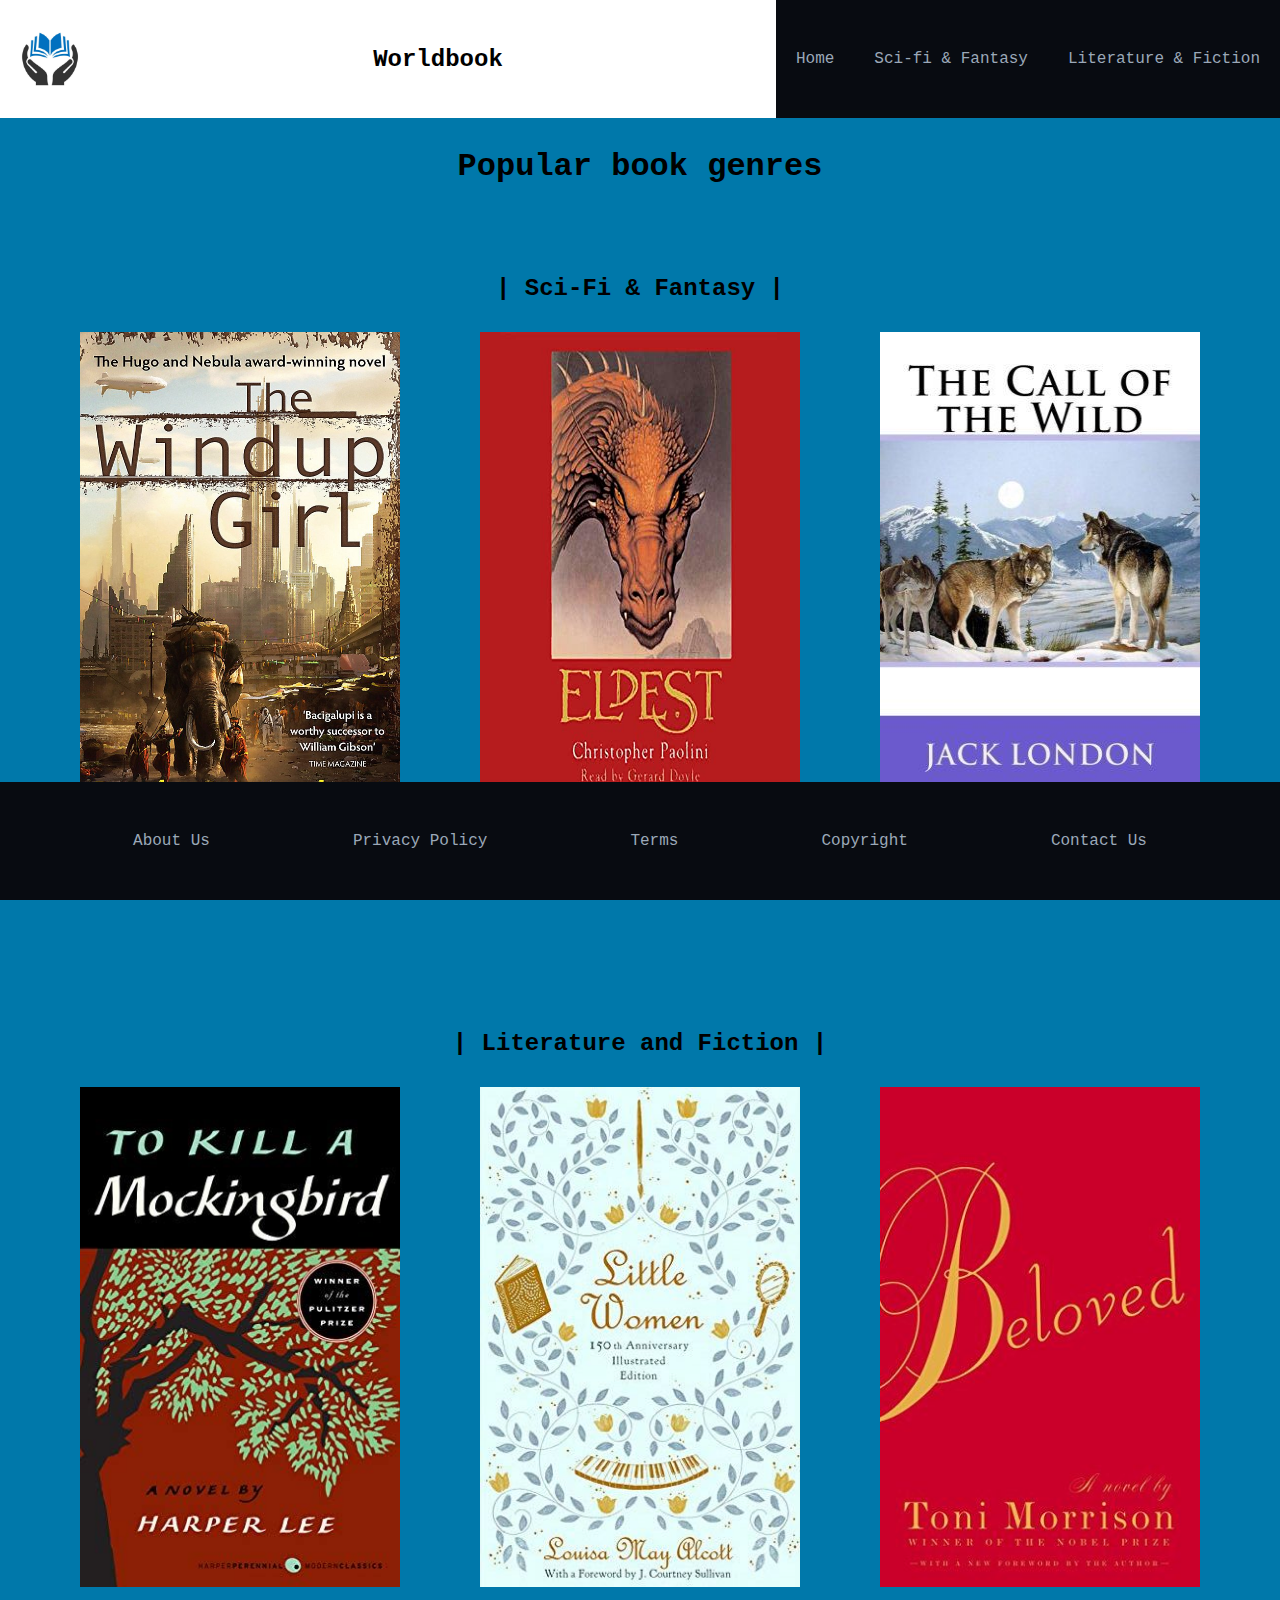
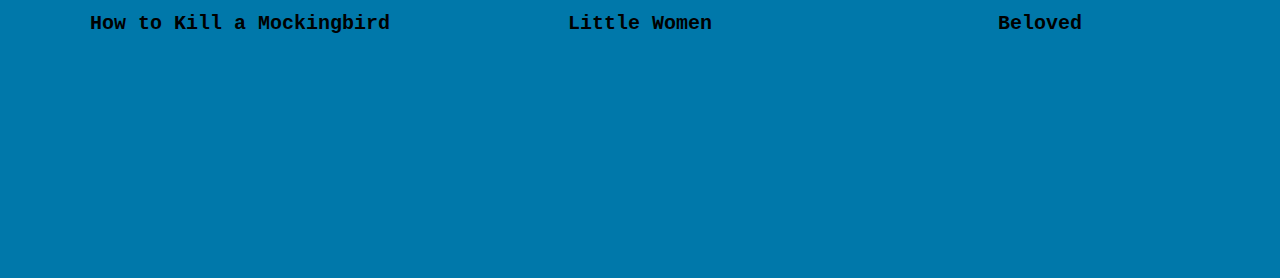
<file: index.html>
<!DOCTYPE html>
<html>

<head>
    <link rel="stylesheet" href="Book display.css">
    <link rel="stylesheet" href="Overall.css">
    <link rel="stylesheet" href="mobile.css">
    <link rel="stylesheet" href="breadcrumb.css">
    <meta name="viewport" content="width=device-width, initial-scale=1.0">
</head>

<body>
    <div class="header">
        <img class=weblogo src="Images/world book.jpg" alt="World Book logo">
        <h2>
            Worldbook
        </h2>
        <div class="nav-pc">
            <ul>
                <li><a href="index.html">Home</a></li>
                <li><a href="Sci-Fi&Fantasy.html ">Sci-fi & Fantasy</a></li>
                <li><a href="Literature&Fiction.html">Literature & Fiction </a></li>
            </ul>
        </div>
    </div>
    <div class="header-mobile">
        <img class=weblogo src="Images/world book.jpg" alt="World Book logo">
        <h2>
            Worldbook
        </h2>
        <label for="nav-open-input" class="nav-bar-mobile">
                <img class=mobile-menu src="Images/hamburgermenu.png" alt="Navigation Bar for mobile">
            </label>

        <input type="checkbox" name="" hidden class="nav-input" id="nav-open-input">
        <label for="nav-open-input" class="nav-bar-mobile-overlay"></label>

        <div class="nav-overlay"></div>
        <nav class="nav-bar-mobile-list">
            <!-- nav mobile -->
            <div class="nav-bar-mobile-close">
                <label for="nav-open-input"><img src="Images/exit.png" alt="Exit button for navigation bar mobile"></label>
            </div>
            <ul>
                <li><a href="index.html">Home</a></li>
                <li><a href="Sci-Fi&Fantasy.html ">Sci-fi & Fantasy</a></li>
                <li><a href="Literature&Fiction.html">Literature & Fiction </a></li>
            </ul>
        </nav>
    </div>

    <h1>Popular book genres</h1>
    <div class="BookCategory ">
        <a href="Sci-Fi&Fantasy.html ">
            <h2>
                | Sci-Fi & Fantasy |
            </h2>
        </a>
        <div class="booksuggestion ">
            <div class="book ">
                <a href=TheWindupGirl.html>
                    <img src="Images/TheWindupGirl.jpg " alt="book cover of The Windup Girl ">
                    <p>The Windup Girl</p>
                </a>
            </div>
            <div class="book ">
                <a href="Eldest.html">
                    <img src="Images/Eldest.jpg " alt="book cover of Eldest ">
                    <p>Eldest</p>
                </a>
            </div>
            <div class="book ">
                <a href="TheCallofTheWild.html">
                    <img src="Images/TheCallOfTheWild.jpg " alt="book cover of The Call of the Wild ">
                    <p>The Call of the Wild</p>
                </a>
            </div>
        </div>
        <a href="Literature&Fiction.html">
            <h2>
                | Literature and Fiction |
            </h2>
        </a>
        <div class="booksuggestion ">
            <div class="book ">
                <a href="HowtoKillaMockingBird.html">
                    <img src="Images/KillAMockingbird.jpg " alt="book cover of How to Kill a Mockingbird ">
                    <p>How to Kill a Mockingbird</p>
                </a>
            </div>
            <div class="book ">
                <a href="LittleWomen.html">
                    <img src="Images/LittleWomen.jpg " alt="book cover of Little Women ">
                    <p>Little Women</p>
                </a>

            </div>
            <div class="book ">
                <a href="Beloved.html">
                    <img src="Images/VintageBeloved.jpg " alt="book cover of Beloved ">
                    <p>Beloved</p>
                </a>

            </div>
        </div>
        <footer>
            <ul>
                <li><a href=#>About Us</a></li>
                <li><a href=#>Privacy Policy</a></li>
                <li><a href=#>Terms</a></li>
                <li><a href=#>Copyright</a></li>
                <li><a href="Contact.html">Contact Us</a></li>
            </ul>
        </footer>

</body>

</html>
</file>
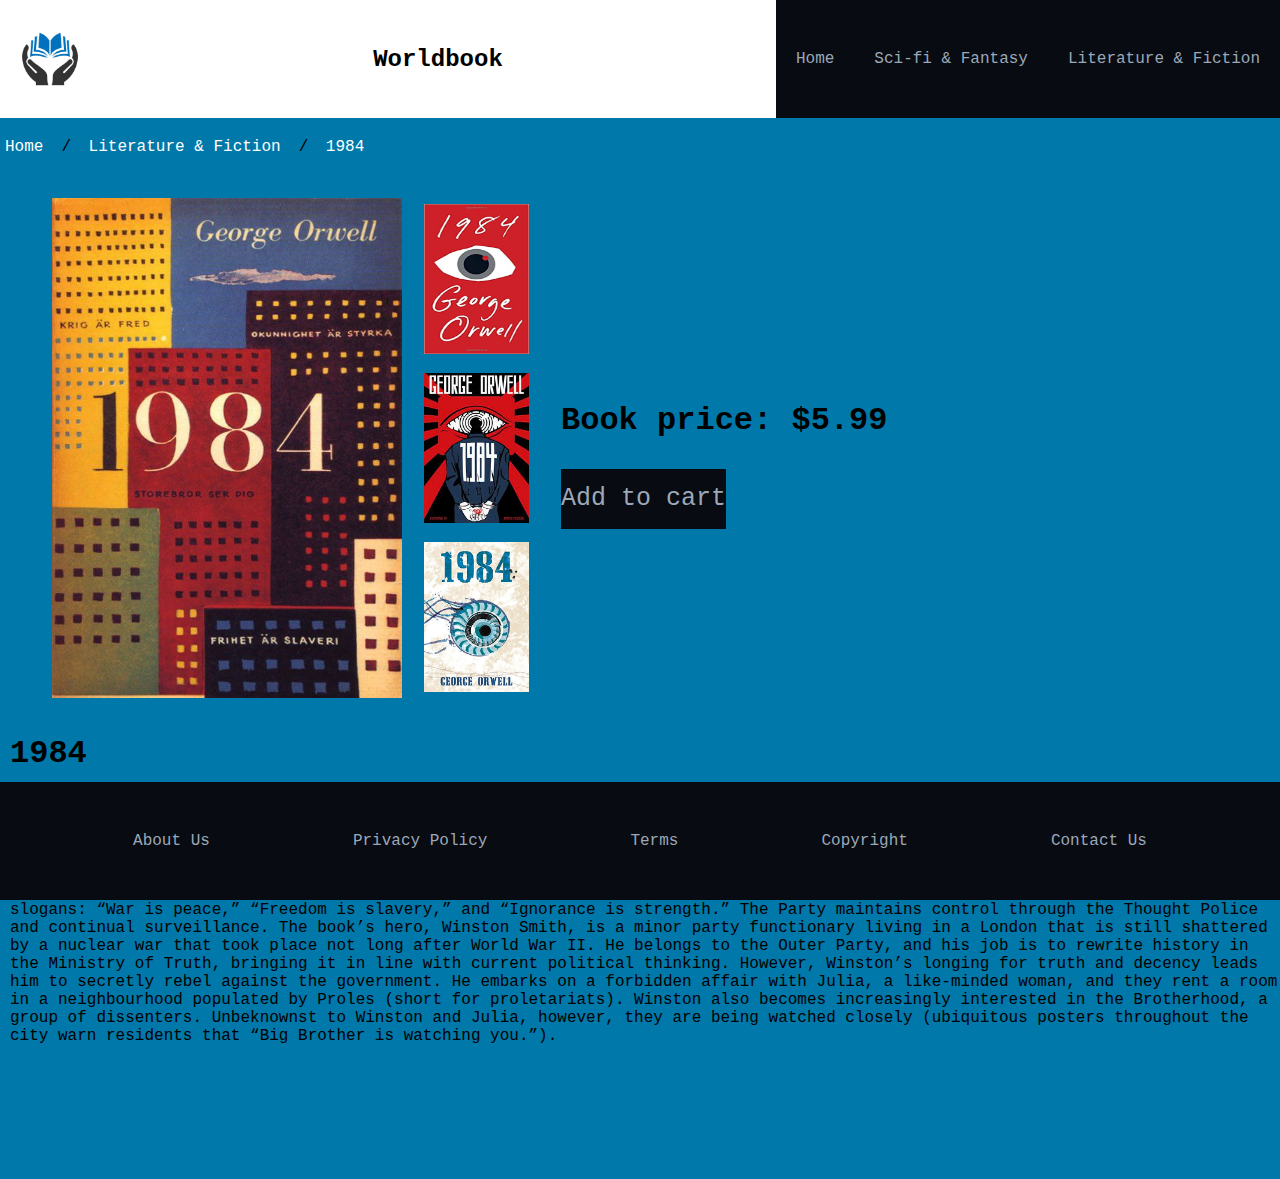
<file: 1984.html>
<!DOCTYPE html>
<html>

<head>
    <link rel="stylesheet" href="Book display.css">
    <link rel="stylesheet" href="Overall.css">
    <link rel="stylesheet" href="mobile.css">
    <link rel="stylesheet" href="breadcrumb.css">
    <meta name="viewport" content="width=device-width, initial-scale=1.0">
</head>

<body>
    <div class="header">
        <img class=weblogo src="Images/world book.jpg" alt="World Book logo">
        <h2>
            Worldbook
        </h2>
        <div class="nav-pc">
            <ul>
                <li><a href="index.html">Home</a></li>
                <li><a href="Sci-Fi&Fantasy.html ">Sci-fi & Fantasy</a></li>
                <li><a href="Literature&Fiction.html">Literature & Fiction </a></li>
            </ul>
        </div>
    </div>
    <div class="header-mobile">
        <img class=weblogo src="Images/world book.jpg" alt="World Book logo">
        <h2>
            Worldbook
        </h2>
        <label for="nav-open-input" class="nav-bar-mobile">
                <img class=mobile-menu src="Images/hamburgermenu.png" alt="Navigation Bar for mobile">
            </label>

        <input type="checkbox" name="" hidden class="nav-input" id="nav-open-input">
        <label for="nav-open-input" class="nav-bar-mobile-overlay"></label>

        <div class="nav-overlay"></div>
        <nav class="nav-bar-mobile-list">
            <!-- nav mobile -->
            <div class="nav-bar-mobile-close">
                <label for="nav-open-input"><img src="Images/exit.png" alt="Exit button for navigation bar mobile"></label>
            </div>
            <ul>
                <li><a href="index.html">Home</a></li>
                <li><a href="Sci-Fi&Fantasy.html ">Sci-fi & Fantasy</a></li>
                <li><a href="Literature&Fiction.html">Literature & Fiction </a></li>
            </ul>
        </nav>
    </div>
    <div>
        <ul class="breadcrumb">
            <li><a href="index.html">Home</a></li>
            <li><a href="Literature&Fiction.html">Literature & Fiction</a></li>
            <li>1984</li>
        </ul>
    </div>
    <div class="bookinfo">
        <table>
            <tbody>
                <tr>
                    <td rowspan="3"><img class="bigpic" src="Images/1984.jpg" alt="book cover of 1984"></td>
                    <td><img class="smallpic" src="Images/1984-1.jpg" alt="more images of the book 1984"></td>
                </tr>
                <tr>
                    <td><img class="smallpic" src="Images/1984-2.jpg" alt="more images of the book 1984"></td>
                    <td>
                        <h1>Book price: $5.99</h1>
                        <button class="button" onclick="alert('Added to cart')">Add to cart</button>
                    </td>
                </tr>
                <tr>
                    <td><img class="smallpic" src="Images/1984-3.jpg" alt="more images of the book 1984"></td>
                </tr>
            </tbody>
        </table>
    </div>
    <div class="bookinfo-mobile">
        <table>
            <tbody>
                <tr>
                    <td colspan="3"><img class="bigpic" src="Images/1984.jpg" alt="book cover of 1984"></td>
                </tr>
                <tr>
                    <td><img class="smallpic" src="Images/1984-1.jpg" alt="more images of the book 1984"></td>
                    <td><img class="smallpic" src="Images/1984-2.jpg" alt="more images of the book 1984"></td>
                    <td><img class="smallpic" src="Images/1984-3.jpg" alt="more images of the book 1984"></td>
                </tr>
                <tr>
                    <td colspan="3">
                        <h1>Book price: $5.99</h1>
                    </td>
                </tr>
                <tr>
                    <td colspan="3"><button class="button" onclick="alert('Added to cart')">Add to cart</button></td>
                </tr>
            </tbody>
        </table>
    </div>
    <div class="bookdescription">
        <h1>1984</h1>
        <h2>Book description</h2>
        <p>The book is set in 1984 in Oceania, one of three perpetually warring totalitarian states (the other two are Eurasia and Eastasia). Oceania is governed by the all-controlling Party, which has brainwashed the population into unthinking obedience
            to its leader, Big Brother. The Party has created a propagandistic language known as Newspeak, which is designed to limit free thought and promote the Party’s doctrines. Its words include doublethink (belief in contradictory ideas simultaneously),
            which is reflected in the Party’s slogans: “War is peace,” “Freedom is slavery,” and “Ignorance is strength.” The Party maintains control through the Thought Police and continual surveillance. The book’s hero, Winston Smith, is a minor party
            functionary living in a London that is still shattered by a nuclear war that took place not long after World War II. He belongs to the Outer Party, and his job is to rewrite history in the Ministry of Truth, bringing it in line with current
            political thinking. However, Winston’s longing for truth and decency leads him to secretly rebel against the government. He embarks on a forbidden affair with Julia, a like-minded woman, and they rent a room in a neighbourhood populated by
            Proles (short for proletariats). Winston also becomes increasingly interested in the Brotherhood, a group of dissenters. Unbeknownst to Winston and Julia, however, they are being watched closely (ubiquitous posters throughout the city warn
            residents that “Big Brother is watching you.”).

        </p>
    </div>

    <footer>
        <ul>
            <li><a href=#>About Us</a></li>
            <li><a href=#>Privacy Policy</a></li>
            <li><a href=#>Terms</a></li>
            <li><a href=#>Copyright</a></li>
            <li><a href="Contact.html">Contact Us</a></li>
        </ul>
    </footer>
</body>

</html>
</file>
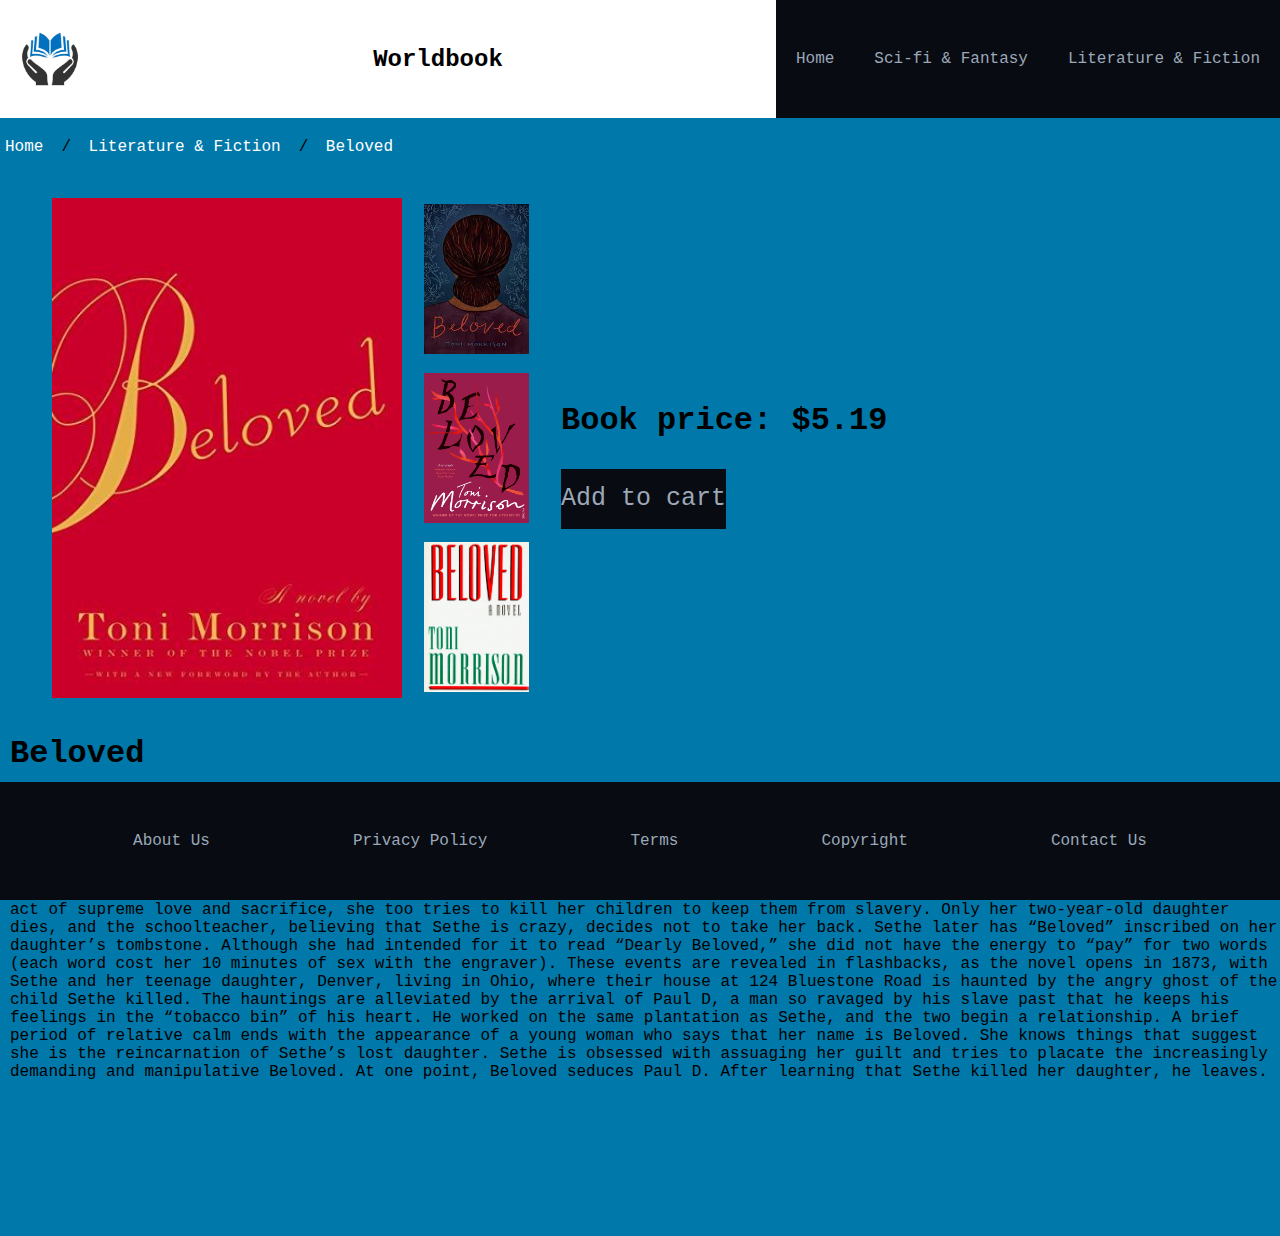
<file: Beloved.html>
<!DOCTYPE html>
<html>

<head>
    <link rel="stylesheet" href="Book display.css">
    <link rel="stylesheet" href="Overall.css">
    <link rel="stylesheet" href="mobile.css">
    <link rel="stylesheet" href="breadcrumb.css">
    <meta name="viewport" content="width=device-width, initial-scale=1.0">
</head>

<body>
    <div class="header">
        <img class=weblogo src="Images/world book.jpg" alt="World Book logo">
        <h2>
            Worldbook
        </h2>
        <div class="nav-pc">
            <ul>
                <li><a href="index.html">Home</a></li>
                <li><a href="Sci-Fi&Fantasy.html ">Sci-fi & Fantasy</a></li>
                <li><a href="Literature&Fiction.html">Literature & Fiction </a></li>
            </ul>
        </div>
    </div>
    <div class="header-mobile">
        <img class=weblogo src="Images/world book.jpg" alt="World Book logo">
        <h2>
            Worldbook
        </h2>
        <label for="nav-open-input" class="nav-bar-mobile">
                <img class=mobile-menu src="Images/hamburgermenu.png" alt="Navigation Bar for mobile">
            </label>

        <input type="checkbox" name="" hidden class="nav-input" id="nav-open-input">
        <label for="nav-open-input" class="nav-bar-mobile-overlay"></label>

        <div class="nav-overlay"></div>
        <nav class="nav-bar-mobile-list">
            <!-- nav mobile -->
            <div class="nav-bar-mobile-close">
                <label for="nav-open-input"><img src="Images/exit.png" alt="Exit button for navigation bar mobile"></label>
            </div>
            <ul>
                <li><a href="index.html">Home</a></li>
                <li><a href="Sci-Fi&Fantasy.html ">Sci-fi & Fantasy</a></li>
                <li><a href="Literature&Fiction.html">Literature & Fiction </a></li>
            </ul>
        </nav>
    </div>
    <div>
        <ul class="breadcrumb">
            <li><a href="index.html">Home</a></li>
            <li><a href="Literature&Fiction.html">Literature & Fiction</a></li>
            <li>Beloved</li>
        </ul>
    </div>
    <div class="bookinfo">
        <table>
            <tbody>
                <tr>
                    <td rowspan="3"><img class="bigpic" src="Images/VintageBeloved.jpg" alt="book cover of Beloved"></td>
                    <td><img class="smallpic" src="Images/VintageBeloved2.jpg" alt="more images of the book Beloved"></td>
                </tr>
                <tr>
                    <td><img class="smallpic" src="Images/VintageBeloved3.jpg" alt="more images of the book Beloved"></td>
                    <td>
                        <h1>Book price: $5.19</h1>
                        <button class="button" onclick="alert('Added to cart')">Add to cart</button>
                    </td>
                </tr>
                <tr>
                    <td><img class="smallpic" src="Images/VintageBeloved4.jpg" alt="more images of the book Beloved"></td>
                </tr>
            </tbody>
        </table>
    </div>
    <div class="bookinfo-mobile">
        <table>
            <tbody>
                <tr>
                    <td colspan="3"><img class="bigpic" src="Images/VintageBeloved.jpg" alt="book cover of Beloved"></td>
                </tr>
                <tr>
                    <td><img class="smallpic" src="Images/VintageBeloved2.jpg" alt="more images of the book Beloved"></td>
                    <td><img class="smallpic" src="Images/VintageBeloved3.jpg" alt="more images of the book Beloved"></td>
                    <td><img class="smallpic" src="Images/VintageBeloved4.jpg" alt="more images of the book Beloved"></td>
                </tr>
                <tr>
                    <td colspan="3">
                        <h1>Book price: $5.99</h1>
                    </td>
                </tr>
                <tr>
                    <td colspan="3"><button class="button" onclick="alert('Added to cart')">Add to cart</button></td>
                </tr>
            </tbody>
        </table>
    </div>
    <div class="bookdescription">
        <h1>Beloved</h1>
        <h2>Book description</h2>
        <p>The novel is based on the true story of a Black slave woman, Margaret Garner, who in 1856 escaped from a Kentucky plantation with her husband, Robert, and their children. They sought refuge in Ohio, but their owner and law officers soon caught
            up with the family. Before their recapture, Margaret killed her young daughter to prevent her return to slavery. In the novel, Sethe is also a passionately devoted mother, who flees with her children from an abusive owner known as “schoolteacher.”
            They are caught, and, in an act of supreme love and sacrifice, she too tries to kill her children to keep them from slavery. Only her two-year-old daughter dies, and the schoolteacher, believing that Sethe is crazy, decides not to take her
            back. Sethe later has “Beloved” inscribed on her daughter’s tombstone. Although she had intended for it to read “Dearly Beloved,” she did not have the energy to “pay” for two words (each word cost her 10 minutes of sex with the engraver).
            These events are revealed in flashbacks, as the novel opens in 1873, with Sethe and her teenage daughter, Denver, living in Ohio, where their house at 124 Bluestone Road is haunted by the angry ghost of the child Sethe killed. The hauntings
            are alleviated by the arrival of Paul D, a man so ravaged by his slave past that he keeps his feelings in the “tobacco bin” of his heart. He worked on the same plantation as Sethe, and the two begin a relationship. A brief period of relative
            calm ends with the appearance of a young woman who says that her name is Beloved. She knows things that suggest she is the reincarnation of Sethe’s lost daughter. Sethe is obsessed with assuaging her guilt and tries to placate the increasingly
            demanding and manipulative Beloved. At one point, Beloved seduces Paul D. After learning that Sethe killed her daughter, he leaves.

        </p>
    </div>

    <footer>
        <ul>
            <li><a href=#>About Us</a></li>
            <li><a href=#>Privacy Policy</a></li>
            <li><a href=#>Terms</a></li>
            <li><a href=#>Copyright</a></li>
            <li><a href="Contact.html">Contact Us</a></li>
        </ul>
    </footer>
</body>

</html>
</file>
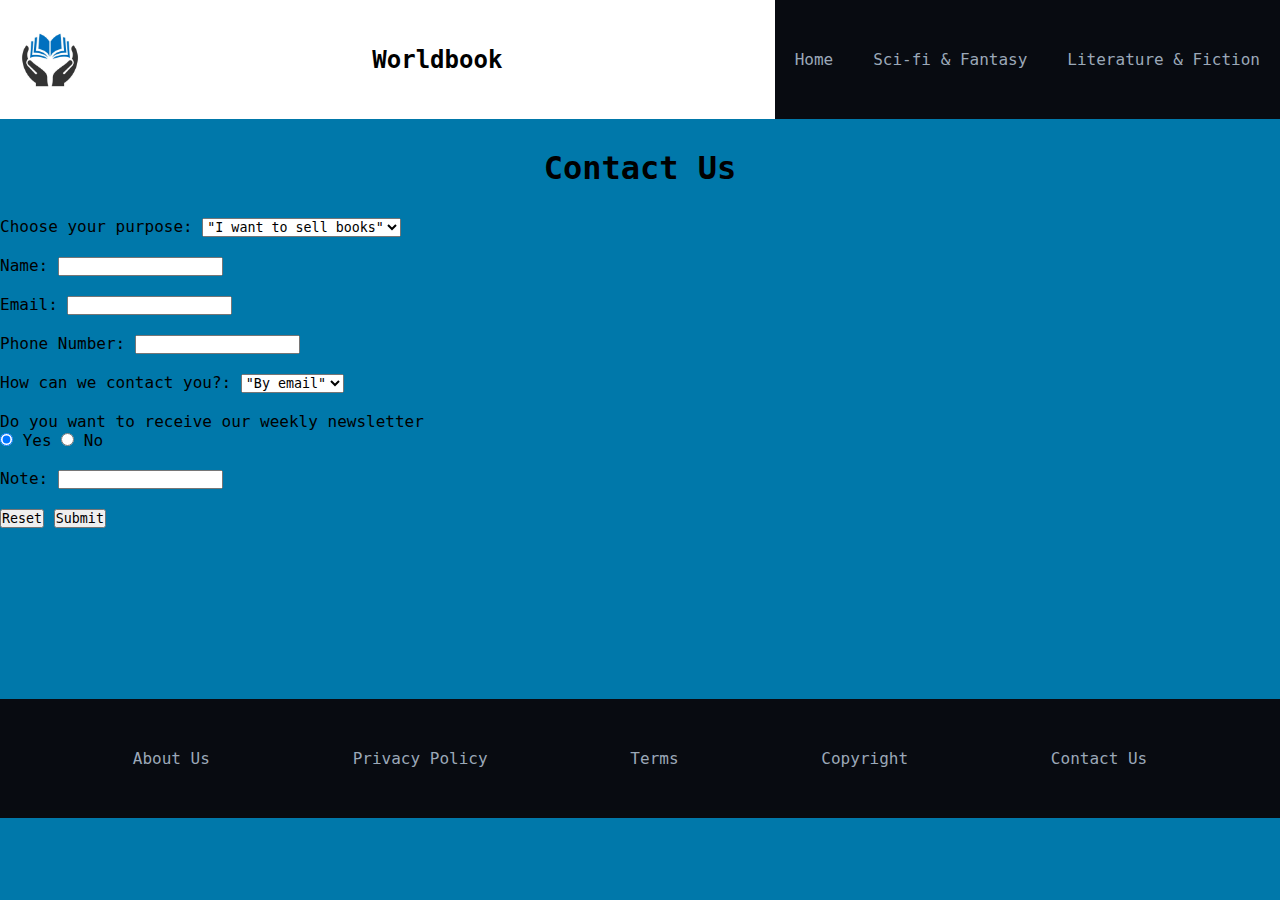
<file: Contact.html>
<!DOCTYPE html>
<html>

<head>
    <link rel="stylesheet" href="Book display.css">
    <link rel="stylesheet" href="Overall.css">
    <link rel="stylesheet" href="mobile.css">
    <link rel="stylesheet" href="breadcrumb.css">
    <meta name="viewport" content="width=device-width, initial-scale=1.0">
</head>

<body>
    <div class="header">
        <img class=weblogo src="Images/world book.jpg" alt="World Book logo">
        <h2>
            Worldbook
        </h2>
        <div class="nav-pc">
            <ul>
                <li><a href="index.html">Home</a></li>
                <li><a href="Sci-Fi&Fantasy.html ">Sci-fi & Fantasy</a></li>
                <li><a href="Literature&Fiction.html">Literature & Fiction </a></li>
            </ul>
        </div>
    </div>
    <div class="header-mobile">
        <img class=weblogo src="Images/world book.jpg" alt="World Book logo">
        <h2>
            Worldbook
        </h2>
        <label for="nav-open-input" class="nav-bar-mobile">
                <img class=mobile-menu src="Images/hamburgermenu.png" alt="Navigation Bar for mobile">
            </label>

        <input type="checkbox" name="" hidden class="nav-input" id="nav-open-input">
        <label for="nav-open-input" class="nav-bar-mobile-overlay"></label>

        <div class="nav-overlay"></div>
        <nav class="nav-bar-mobile-list">
            <!-- nav mobile -->
            <div class="nav-bar-mobile-close">
                <label for="nav-open-input"><img src="Images/exit.png" alt="Exit button for navigation bar mobile"></label>
            </div>
            <ul>
                <li><a href="index.html">Home</a></li>
                <li><a href="Sci-Fi&Fantasy.html ">Sci-fi & Fantasy</a></li>
                <li><a href="Literature&Fiction.html">Literature & Fiction </a></li>
            </ul>
        </nav>
    </div>
    <div class="contact-page">
        <h1>Contact Us</h1>
        <form>
            <label for="purpose">Choose your purpose:</label>

            <select name="reason" id="purpose">
          <option value="sell">"I want to sell books"</option>
          <option value="buy">"I want to buy books"</option>
        </select>
            <br><br>
            <label for="fname">Name:</label>
            <input type="text" id="name" name="name" required>
            <br><br>
            <label for="lname">Email:</label>
            <input type="text" id="email" name="email" required><br><br>
            <label for="lname">Phone Number:</label>
            <input type="text" id="phoneno" name="phoneno" required>
            <br><br>
            <label for="contact">How can we contact you?:</label>

            <select name="contactoption" id="contact" required>
            <option value="email">"By email"</option>
            <option value="phone">"By phone"</option>
          </select>
            <br><br>
            <p>Do you want to receive our weekly newsletter</p>
            <input type="radio" id="yes" name="yesletter" value="yes" checked="checked" required>
            <label for="yes">Yes</label>
            <input type="radio" id="no" name="noletter" value="no" required>
            <label for="no">No</label>
            <br><br>
            <label for="note">Note:</label>
            <input type="note" id="note" name="note">
            <br><br>
            <input type="reset" value="Reset">
            <input type="submit" value="Submit">
            <br><br><br><br><br><br><br><br><br><br>
        </form>
    </div>
    <div class="contact-page-phone">
        <h1>Contact Us</h1><br>
        <form>
            <label for="purpose">Choose your purpose:</label><br>

            <select name="reason" id="purpose">
          <option value="sell">"I want to sell books"</option>
          <option value="buy">"I want to buy books"</option>
        </select>
            <br><br>
            <label for="fname">Name:</label><br>
            <input type="text" id="name" name="name" required>
            <br><br>
            <label for="lname">Email:</label><br>
            <input type="text" id="email" name="email" required><br><br>
            <label for="lname">Phone Number:</label><br>
            <input type="text" id="phoneno" name="phoneno" required>
            <br><br>
            <label for="contact">How can we contact you?:</label><br>

            <select name="contactoption" id="contact" required>
            <option value="email">"By email"</option>
            <option value="phone">"By phone"</option>
          </select>
            <br><br>
            <p>Do you want to receive our weekly newsletter</p><br>
            <input type="radio" id="yes" name="yesletter" value="yes" checked="checked" required>
            <label for="yes">Yes</label>
            <input type="radio" id="no" name="noletter" value="no" required>
            <label for="no">No</label>
            <br><br>
            <label for="note">Note:</label><br>
            <input type="note" id="note" name="note">
            <br><br>
            <input type="reset" value="Reset">
            <input type="submit" value="Submit">
            <br><br>
        </form>
    </div>





    <footer>
        <ul>
            <li><a href=#>About Us</a></li>
            <li><a href=#>Privacy Policy</a></li>
            <li><a href=#>Terms</a></li>
            <li><a href=#>Copyright</a></li>
            <li><a href="Contact.html">Contact Us</a></li>
        </ul>
    </footer>
</body>

</html>
</file>
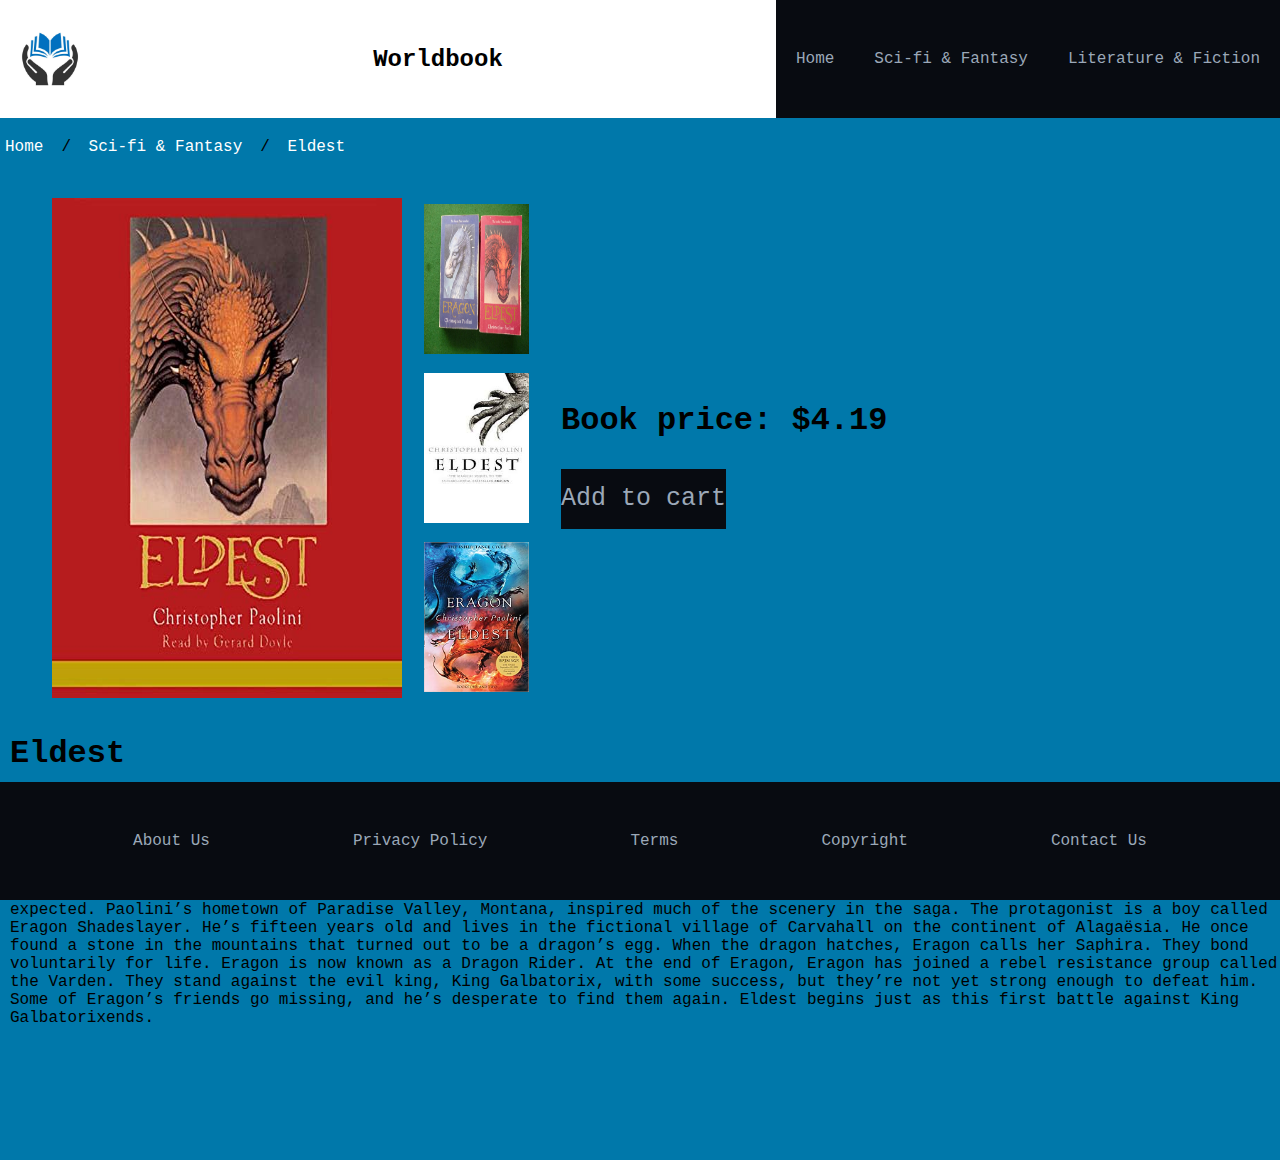
<file: Eldest.html>
<!DOCTYPE html>
<html>

<head>
    <link rel="stylesheet" href="Book display.css">
    <link rel="stylesheet" href="Overall.css">
    <link rel="stylesheet" href="mobile.css">
    <link rel="stylesheet" href="breadcrumb.css">
    <meta name="viewport" content="width=device-width, initial-scale=1.0">
</head>

<body>
    <div class="header">
        <img class=weblogo src="Images/world book.jpg" alt="World Book logo">
        <h2>
            Worldbook
        </h2>
        <div class="nav-pc">
            <ul>
                <li><a href="index.html">Home</a></li>
                <li><a href="Sci-Fi&Fantasy.html ">Sci-fi & Fantasy</a></li>
                <li><a href="Literature&Fiction.html">Literature & Fiction </a></li>
            </ul>
        </div>
    </div>
    <div class="header-mobile">
        <img class=weblogo src="Images/world book.jpg" alt="World Book logo">
        <h2>
            Worldbook
        </h2>
        <label for="nav-open-input" class="nav-bar-mobile">
                <img class=mobile-menu src="Images/hamburgermenu.png" alt="Navigation Bar for mobile">
            </label>

        <input type="checkbox" name="" hidden class="nav-input" id="nav-open-input">
        <label for="nav-open-input" class="nav-bar-mobile-overlay"></label>

        <div class="nav-overlay"></div>
        <nav class="nav-bar-mobile-list">
            <!-- nav mobile -->
            <div class="nav-bar-mobile-close">
                <label for="nav-open-input"><img src="Images/exit.png" alt="Exit button for navigation bar mobile"></label>
            </div>
            <ul>
                <li><a href="index.html">Home</a></li>
                <li><a href="Sci-Fi&Fantasy.html ">Sci-fi & Fantasy</a></li>
                <li><a href="Literature&Fiction.html">Literature & Fiction </a></li>
            </ul>
        </nav>
    </div>
    <div>
        <ul class="breadcrumb">
            <li><a href="index.html">Home</a></li>
            <li><a href="Sci-Fi&Fantasy.html ">Sci-fi & Fantasy</a></li>
            <li>Eldest</li>
        </ul>
    </div>
    <div class="bookinfo">
        <table>
            <tbody>
                <tr>
                    <td rowspan="3"><img class="bigpic" src="Images/Eldest.jpg" alt="book cover of Eldest"></td>
                    <td><img class="smallpic" src="Images/Eldest2.jpg" alt="more images of the book Eldest"></td>
                </tr>
                <tr>
                    <td><img class="smallpic" src="Images/Eldest3.jpg" alt="more images of the book Eldest"></td>
                    <td>
                        <h1>Book price: $4.19</h1>
                        <button class="button" onclick="alert('Added to cart')">Add to cart</button>
                    </td>
                </tr>
                <tr>
                    <td><img class="smallpic" src="Images/Eldest4.jpg" alt="more images of the book Eldest"></td>
                </tr>
            </tbody>
        </table>
    </div>
    <div class="bookinfo-mobile">
        <table>
            <tbody>
                <tr>
                    <td colspan="3"><img class="bigpic" src="Images/Eldest.jpg" alt="book cover of Eldest"></td>
                </tr>
                <tr>
                    <td><img class="smallpic" src="Images/Eldest2.jpg" alt="more images of the book Eldest"></td>
                    <td><img class="smallpic" src="Images/Eldest3.jpg" alt="more images of the book Eldest"></td>
                    <td><img class="smallpic" src="Images/Eldest4.jpg" alt="more images of the book Eldest"></td>
                </tr>
                <tr>
                    <td colspan="3">
                        <h1>Book price: $5.99</h1>
                    </td>
                </tr>
                <tr>
                    <td colspan="3"><button class="button" onclick="alert('Added to cart')">Add to cart</button></td>
                </tr>
            </tbody>
        </table>
    </div>
    <div class="bookdescription">
        <h1>Eldest</h1>
        <h2>Book description</h2>
        <p>Eldest is a young adult fantasy novel by Christopher Paolini. The second book in The Inheritance Cycle saga, it follows the main character as he learns how to ride dragons and protect his lands from the wicked king of a corrupt empire. It was
            first published in 2005 when Paolini was just a teenager, and it won numerous awards, including the 2007 Colorado Blue Spruce Young Adult Book Award. The series has since been optioned for feature film, although the movie adaptation of the
            first book, Eragon, didn’t do as well as expected. Paolini’s hometown of Paradise Valley, Montana, inspired much of the scenery in the saga. The protagonist is a boy called Eragon Shadeslayer. He’s fifteen years old and lives in the fictional
            village of Carvahall on the continent of Alagaësia. He once found a stone in the mountains that turned out to be a dragon’s egg. When the dragon hatches, Eragon calls her Saphira. They bond voluntarily for life. Eragon is now known as a Dragon
            Rider. At the end of Eragon, Eragon has joined a rebel resistance group called the Varden. They stand against the evil king, King Galbatorix, with some success, but they’re not yet strong enough to defeat him. Some of Eragon’s friends go missing,
            and he’s desperate to find them again. Eldest begins just as this first battle against King Galbatorixends.
        </p>
    </div>

    <footer>
        <ul>
            <li><a href=#>About Us</a></li>
            <li><a href=#>Privacy Policy</a></li>
            <li><a href=#>Terms</a></li>
            <li><a href=#>Copyright</a></li>
            <li><a href="Contact.html">Contact Us</a></li>
        </ul>
    </footer>
</body>

</html>
</file>
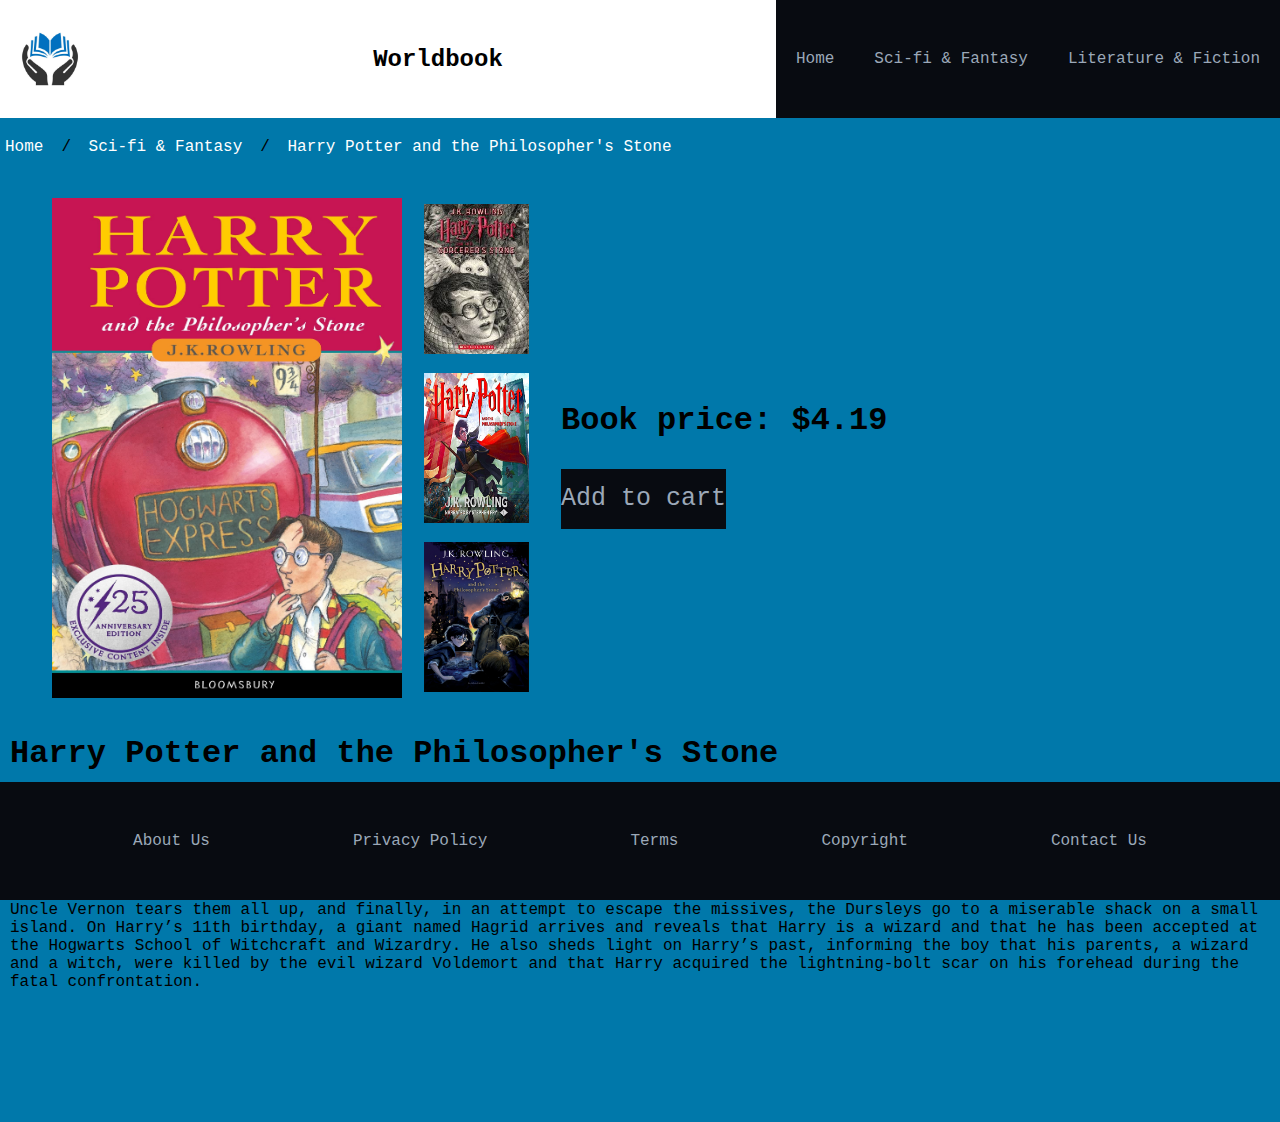
<file: HarryPotter.html>
<!DOCTYPE html>
<html>

<head>
    <link rel="stylesheet" href="Book display.css">
    <link rel="stylesheet" href="Overall.css">
    <link rel="stylesheet" href="mobile.css">
    <link rel="stylesheet" href="breadcrumb.css">
    <meta name="viewport" content="width=device-width, initial-scale=1.0">
</head>

<body>
    <div class="header">
        <img class=weblogo src="Images/world book.jpg" alt="World Book logo">
        <h2>
            Worldbook
        </h2>
        <div class="nav-pc">
            <ul>
                <li><a href="index.html">Home</a></li>
                <li><a href="Sci-Fi&Fantasy.html ">Sci-fi & Fantasy</a></li>
                <li><a href="Literature&Fiction.html">Literature & Fiction </a></li>
            </ul>
        </div>
    </div>
    <div class="header-mobile">
        <img class=weblogo src="Images/world book.jpg" alt="World Book logo">
        <h2>
            Worldbook
        </h2>
        <label for="nav-open-input" class="nav-bar-mobile">
                <img class=mobile-menu src="Images/hamburgermenu.png" alt="Navigation Bar for mobile">
            </label>

        <input type="checkbox" name="" hidden class="nav-input" id="nav-open-input">
        <label for="nav-open-input" class="nav-bar-mobile-overlay"></label>

        <div class="nav-overlay"></div>
        <nav class="nav-bar-mobile-list">
            <!-- nav mobile -->
            <div class="nav-bar-mobile-close">
                <label for="nav-open-input"><img src="Images/exit.png" alt="Exit button for navigation bar mobile"></label>
            </div>
            <ul>
                <li><a href="index.html">Home</a></li>
                <li><a href="Sci-Fi&Fantasy.html ">Sci-fi & Fantasy</a></li>
                <li><a href="Literature&Fiction.html">Literature & Fiction </a></li>
            </ul>
        </nav>
    </div>
    <div>
        <ul class="breadcrumb">
            <li><a href="index.html">Home</a></li>
            <li><a href="Sci-Fi&Fantasy.html ">Sci-fi & Fantasy</a></li>
            <li>Harry Potter and the Philosopher's Stone</li>
        </ul>
    </div>
    <div class="bookinfo">
        <table>
            <tbody>
                <tr>
                    <td rowspan="3"><img class="bigpic" src="Images/HarryPotter.jpg" alt="book cover of Harry Potter and the Philosopher's Stone"></td>
                    <td><img class="smallpic" src="Images/HarryPotter2.jpg" alt="more images of the book Harry Potter and the Philosopher's Stone"></td>
                </tr>
                <tr>
                    <td><img class="smallpic" src="Images/HarryPotter3.jpg" alt="more images of the book Harry Potter and the Philosopher's Stone"></td>
                    <td>
                        <h1>Book price: $4.19</h1>
                        <button class="button" onclick="alert('Added to cart')">Add to cart</button>
                    </td>
                </tr>
                <tr>
                    <td><img class="smallpic" src="Images/HarryPotter4.jpg" alt="more images of the book Harry Potter and the Philosopher's Stone"></td>
                </tr>
            </tbody>
        </table>
    </div>
    <div class="bookinfo-mobile">
        <table>
            <tbody>
                <tr>
                    <td colspan="3"><img class="bigpic" src="Images/HarryPotter.jpg" alt="book cover of Harry Potter and the Philosopher's Stone"></td>
                </tr>
                <tr>
                    <td><img class="smallpic" src="Images/HarryPotter2.jpg" alt="more images of the book Harry Potter and the Philosopher's Stone"></td>
                    <td><img class="smallpic" src="Images/HarryPotter3.jpg" alt="more images of the book Harry Potter and the Philosopher's Stone"></td>
                    <td><img class="smallpic" src="Images/HarryPotter4.jpg" alt="more images of the book Harry Potter and the Philosopher's Stone"></td>
                </tr>
                <tr>
                    <td colspan="3">
                        <h1>Book price: $5.99</h1>
                    </td>
                </tr>
                <tr>
                    <td colspan="3"><button class="button" onclick="alert('Added to cart')">Add to cart</button></td>
                </tr>
            </tbody>
        </table>
    </div>
    <div class="bookdescription">
        <h1>Harry Potter and the Philosopher's Stone</h1>
        <h2>Book description</h2>
        <p>Ten-year-old Harry Potter is an orphan who lives in the fictional London suburb of Little Whinging, Surrey, with the Dursleys: his uncaring Aunt Petunia, loathsome Uncle Vernon, and spoiled cousin Dudley. The Dursleys barely tolerate Harry, and
            Dudley bullies him. One day Harry is astonished to receive a letter addressed to him in the cupboard under the stairs (where he sleeps). Before he can open the letter, however, Uncle Vernon takes it. Letters for Harry subsequently arrive each
            day, in increasing numbers, but Uncle Vernon tears them all up, and finally, in an attempt to escape the missives, the Dursleys go to a miserable shack on a small island. On Harry’s 11th birthday, a giant named Hagrid arrives and reveals that
            Harry is a wizard and that he has been accepted at the Hogwarts School of Witchcraft and Wizardry. He also sheds light on Harry’s past, informing the boy that his parents, a wizard and a witch, were killed by the evil wizard Voldemort and
            that Harry acquired the lightning-bolt scar on his forehead during the fatal confrontation.

        </p>
    </div>

    <footer>
        <ul>
            <li><a href=#>About Us</a></li>
            <li><a href=#>Privacy Policy</a></li>
            <li><a href=#>Terms</a></li>
            <li><a href=#>Copyright</a></li>
            <li><a href="Contact.html">Contact Us</a></li>
        </ul>
    </footer>
</body>

</html>
</file>
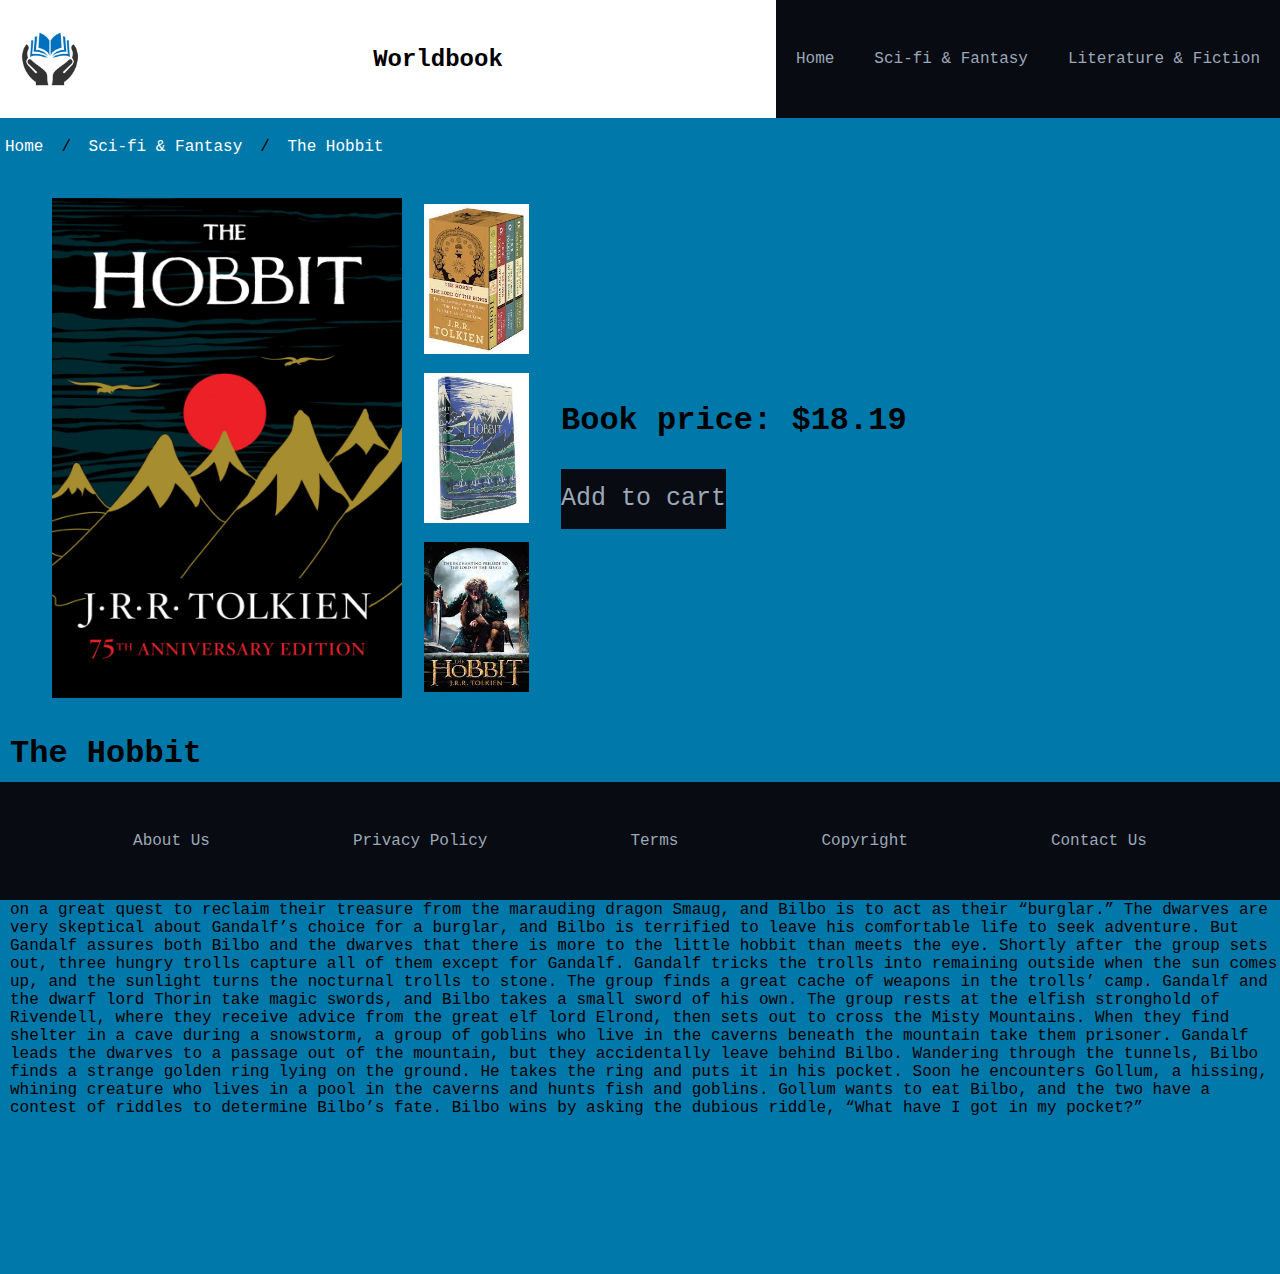
<file: Hobbit.html>
<!DOCTYPE html>
<html>

<head>
    <link rel="stylesheet" href="Book display.css">
    <link rel="stylesheet" href="Overall.css">
    <link rel="stylesheet" href="mobile.css">
    <link rel="stylesheet" href="breadcrumb.css">
    <meta name="viewport" content="width=device-width, initial-scale=1.0">
</head>

<body>
    <div class="header">
        <img class=weblogo src="Images/world book.jpg" alt="World Book logo">
        <h2>
            Worldbook
        </h2>
        <div class="nav-pc">
            <ul>
                <li><a href="index.html">Home</a></li>
                <li><a href="Sci-Fi&Fantasy.html ">Sci-fi & Fantasy</a></li>
                <li><a href="Literature&Fiction.html">Literature & Fiction </a></li>
            </ul>
        </div>
    </div>
    <div class="header-mobile">
        <img class=weblogo src="Images/world book.jpg" alt="World Book logo">
        <h2>
            Worldbook
        </h2>
        <label for="nav-open-input" class="nav-bar-mobile">
                <img class=mobile-menu src="Images/hamburgermenu.png" alt="Navigation Bar for mobile">
            </label>

        <input type="checkbox" name="" hidden class="nav-input" id="nav-open-input">
        <label for="nav-open-input" class="nav-bar-mobile-overlay"></label>

        <div class="nav-overlay"></div>
        <nav class="nav-bar-mobile-list">
            <!-- nav mobile -->
            <div class="nav-bar-mobile-close">
                <label for="nav-open-input"><img src="Images/exit.png" alt="Exit button for navigation bar mobile"></label>
            </div>
            <ul>
                <li><a href="index.html">Home</a></li>
                <li><a href="Sci-Fi&Fantasy.html ">Sci-fi & Fantasy</a></li>
                <li><a href="Literature&Fiction.html">Literature & Fiction </a></li>
            </ul>
        </nav>
    </div>
    <div>
        <ul class="breadcrumb">
            <li><a href="index.html">Home</a></li>
            <li><a href="Sci-Fi&Fantasy.html ">Sci-fi & Fantasy</a></li>
            <li>The Hobbit</li>
        </ul>
    </div>
    <div class="bookinfo">
        <table>
            <tbody>
                <tr>
                    <td rowspan="3"><img class="bigpic" src="Images/TheHobbit.jpg" alt="book cover of The Hobbit"></td>
                    <td><img class="smallpic" src="Images/TheHobbit2.jpg" alt="more images of the book The Hobbit"></td>
                </tr>
                <tr>
                    <td><img class="smallpic" src="Images/TheHobbit3.jpg" alt="more images of the book The Hobbit"></td>
                    <td>
                        <h1>Book price: $18.19</h1>
                        <button class="button" onclick="alert('Added to cart')">Add to cart</button>
                    </td>
                </tr>
                <tr>
                    <td><img class="smallpic" src="Images/TheHobbit4.jpg" alt="more images of the book The Hobbit"></td>
                </tr>
            </tbody>
        </table>
    </div>
    <div class="bookinfo-mobile">
        <table>
            <tbody>
                <tr>
                    <td colspan="3"><img class="bigpic" src="Images/TheHobbit.jpg" alt="book cover of The Hobbit"></td>
                </tr>
                <tr>
                    <td><img class="smallpic" src="Images/TheHobbit2.jpg" alt="more images of the book The Hobbit"></td>
                    <td><img class="smallpic" src="Images/TheHobbit3.jpg" alt="more images of the book The Hobbit"></td>
                    <td><img class="smallpic" src="Images/TheHobbit4.jpg" alt="more images of the book The Hobbit"></td>
                </tr>
                <tr>
                    <td colspan="3">
                        <h1>Book price: $5.99</h1>
                    </td>
                </tr>
                <tr>
                    <td colspan="3"><button class="button" onclick="alert('Added to cart')">Add to cart</button></td>
                </tr>
            </tbody>
        </table>
    </div>
    <div class="bookdescription">
        <h1>The Hobbit</h1>
        <h2>Book description</h2>
        <p>Bilbo Baggins lives a quiet, peaceful life in his comfortable hole at Bag End. Bilbo lives in a hole because he is a hobbit—one of a race of small, plump people about half the size of humans, with furry toes and a great love of good food and drink.
            Bilbo is quite content at Bag End, near the bustling hobbit village of Hobbiton, but one day his comfort is shattered by the arrival of the old wizard Gandalf, who persuades Bilbo to set out on an adventure with a group of thirteen militant
            dwarves. The dwarves are embarking on a great quest to reclaim their treasure from the marauding dragon Smaug, and Bilbo is to act as their “burglar.” The dwarves are very skeptical about Gandalf’s choice for a burglar, and Bilbo is terrified
            to leave his comfortable life to seek adventure. But Gandalf assures both Bilbo and the dwarves that there is more to the little hobbit than meets the eye. Shortly after the group sets out, three hungry trolls capture all of them except for
            Gandalf. Gandalf tricks the trolls into remaining outside when the sun comes up, and the sunlight turns the nocturnal trolls to stone. The group finds a great cache of weapons in the trolls’ camp. Gandalf and the dwarf lord Thorin take magic
            swords, and Bilbo takes a small sword of his own. The group rests at the elfish stronghold of Rivendell, where they receive advice from the great elf lord Elrond, then sets out to cross the Misty Mountains. When they find shelter in a cave
            during a snowstorm, a group of goblins who live in the caverns beneath the mountain take them prisoner. Gandalf leads the dwarves to a passage out of the mountain, but they accidentally leave behind Bilbo. Wandering through the tunnels, Bilbo
            finds a strange golden ring lying on the ground. He takes the ring and puts it in his pocket. Soon he encounters Gollum, a hissing, whining creature who lives in a pool in the caverns and hunts fish and goblins. Gollum wants to eat Bilbo,
            and the two have a contest of riddles to determine Bilbo’s fate. Bilbo wins by asking the dubious riddle, “What have I got in my pocket?”



        </p>
    </div>

    <footer>
        <ul>
            <li><a href=#>About Us</a></li>
            <li><a href=#>Privacy Policy</a></li>
            <li><a href=#>Terms</a></li>
            <li><a href=#>Copyright</a></li>
            <li><a href="Contact.html">Contact Us</a></li>
        </ul>
    </footer>
</body>

</html>
</file>
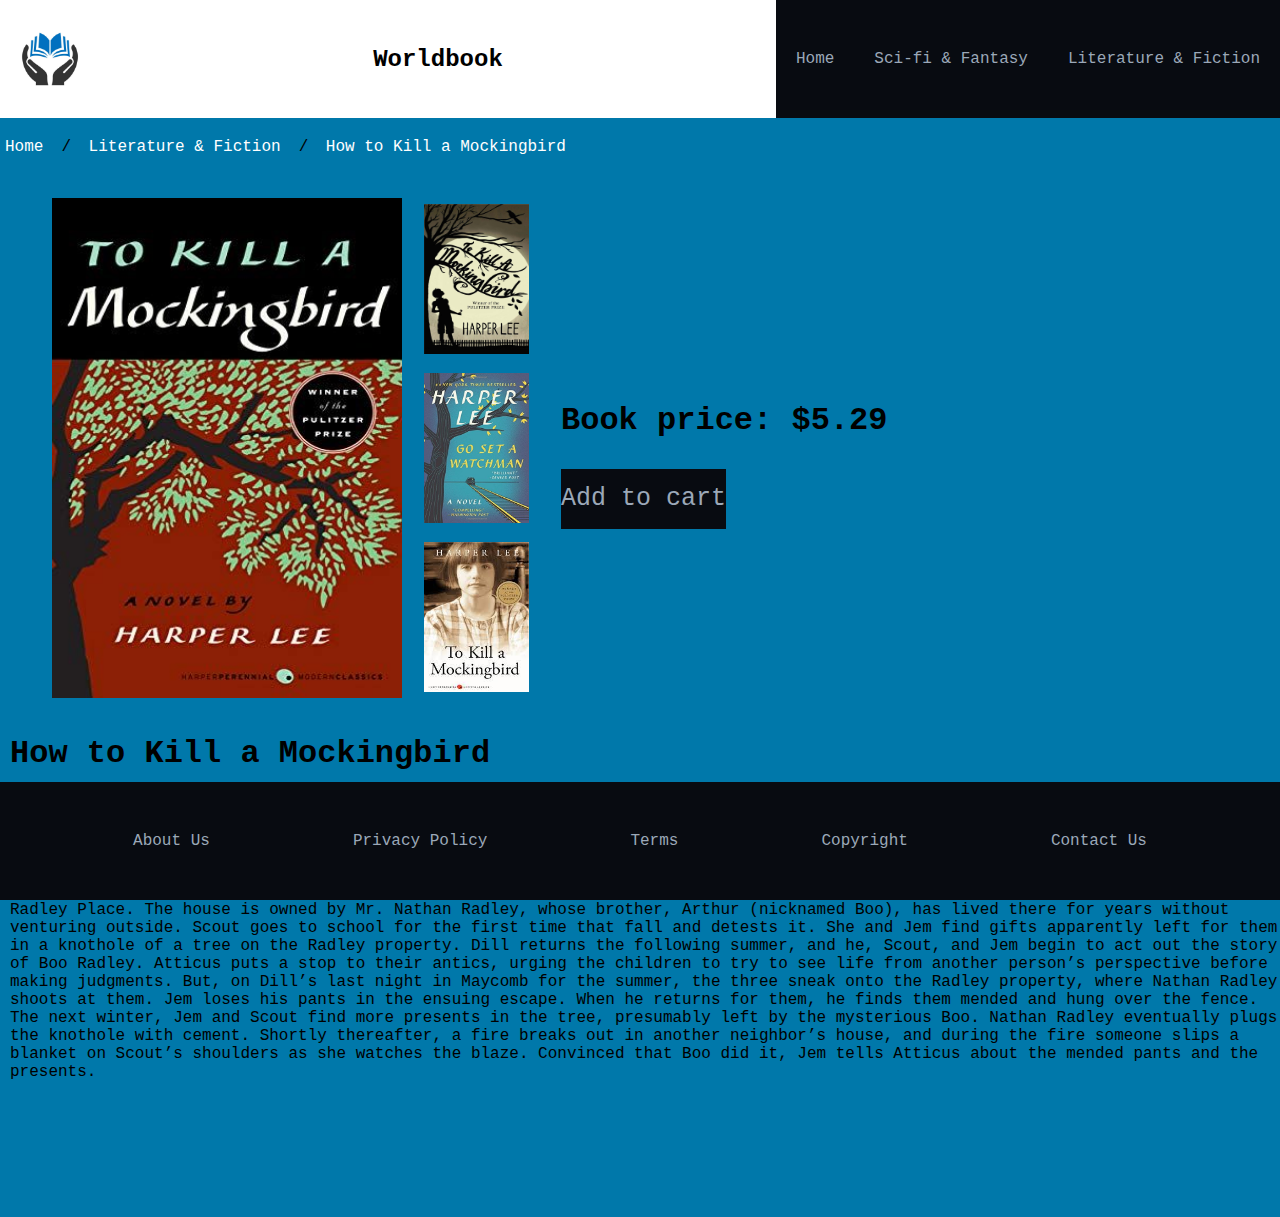
<file: HowtoKillaMockingBird.html>
<!DOCTYPE html>
<html>

<head>
    <link rel="stylesheet" href="Book display.css">
    <link rel="stylesheet" href="Overall.css">
    <link rel="stylesheet" href="mobile.css">
    <link rel="stylesheet" href="breadcrumb.css">
    <meta name="viewport" content="width=device-width, initial-scale=1.0">
</head>

<body>
    <div class="header">
        <img class=weblogo src="Images/world book.jpg" alt="World Book logo">
        <h2>
            Worldbook
        </h2>
        <div class="nav-pc">
            <ul>
                <li><a href="index.html">Home</a></li>
                <li><a href="Sci-Fi&Fantasy.html ">Sci-fi & Fantasy</a></li>
                <li><a href="Literature&Fiction.html">Literature & Fiction </a></li>
            </ul>
        </div>
    </div>
    <div class="header-mobile">
        <img class=weblogo src="Images/world book.jpg" alt="World Book logo">
        <h2>
            Worldbook
        </h2>
        <label for="nav-open-input" class="nav-bar-mobile">
                <img class=mobile-menu src="Images/hamburgermenu.png" alt="Navigation Bar for mobile">
            </label>

        <input type="checkbox" name="" hidden class="nav-input" id="nav-open-input">
        <label for="nav-open-input" class="nav-bar-mobile-overlay"></label>

        <div class="nav-overlay"></div>
        <nav class="nav-bar-mobile-list">
            <!-- nav mobile -->
            <div class="nav-bar-mobile-close">
                <label for="nav-open-input"><img src="Images/exit.png" alt="Exit button for navigation bar mobile"></label>
            </div>
            <ul>
                <li><a href="index.html">Home</a></li>
                <li><a href="Sci-Fi&Fantasy.html ">Sci-fi & Fantasy</a></li>
                <li><a href="Literature&Fiction.html">Literature & Fiction </a></li>
            </ul>
        </nav>
    </div>
    <div>
        <ul class="breadcrumb">
            <li><a href="index.html">Home</a></li>
            <li><a href="Literature&Fiction.html">Literature & Fiction</a></li>
            <li>How to Kill a Mockingbird</li>
        </ul>
    </div>
    <div class="bookinfo">
        <table>
            <tbody>
                <tr>
                    <td rowspan="3"><img class="bigpic" src="Images/KillAMockingbird.jpg" alt="book cover of How to Kill a Mockingbird"></td>
                    <td><img class="smallpic" src="Images/KillAMockingbird2.jpg" alt="more images of the book How to Kill a Mockingbird"></td>
                </tr>
                <tr>
                    <td><img class="smallpic" src="Images/KillAMockingbird3.jpg" alt="more images of the book How to Kill a Mockingbird"></td>
                    <td>
                        <h1>Book price: $5.29</h1>
                        <button class="button" onclick="alert('Added to cart')">Add to cart</button>
                    </td>
                </tr>
                <tr>
                    <td><img class="smallpic" src="Images/KillAMockingbird4.jpg" alt="more images of the book How to Kill a Mockingbird"></td>
                </tr>
            </tbody>
        </table>
    </div>
    <div class="bookinfo-mobile">
        <table>
            <tbody>
                <tr>
                    <td colspan="3"><img class="bigpic" src="Images/KillAMockingbird.jpg" alt="book cover of How to Kill a Mockingbird"></td>
                </tr>
                <tr>
                    <td><img class="smallpic" src="Images/KillAMockingbird2.jpg" alt="more images of the book How to Kill a Mockingbird"></td>
                    <td><img class="smallpic" src="Images/KillAMockingbird3.jpg" alt="more images of the book How to Kill a Mockingbird"></td>
                    <td><img class="smallpic" src="Images/KillAMockingbird4.jpg" alt="more images of the book How to Kill a Mockingbird"></td>
                </tr>
                <tr>
                    <td colspan="3">
                        <h1>Book price: $5.99</h1>
                    </td>
                </tr>
                <tr>
                    <td colspan="3"><button class="button" onclick="alert('Added to cart')">Add to cart</button></td>
                </tr>
            </tbody>
        </table>
    </div>
    <div class="bookdescription">
        <h1>How to Kill a Mockingbird</h1>
        <h2>Book description</h2>
        <p>Scout Finch lives with her brother, Jem, and their widowed father, Atticus, in the sleepy Alabama town of Maycomb. Maycomb is suffering through the Great Depression, but Atticus is a prominent lawyer and the Finch family is reasonably well off
            in comparison to the rest of society. One summer, Jem and Scout befriend a boy named Dill, who has come to live in their neighborhood for the summer, and the trio acts out stories together. Eventually, Dill becomes fascinated with the spooky
            house on their street called the Radley Place. The house is owned by Mr. Nathan Radley, whose brother, Arthur (nicknamed Boo), has lived there for years without venturing outside. Scout goes to school for the first time that fall and detests
            it. She and Jem find gifts apparently left for them in a knothole of a tree on the Radley property. Dill returns the following summer, and he, Scout, and Jem begin to act out the story of Boo Radley. Atticus puts a stop to their antics, urging
            the children to try to see life from another person’s perspective before making judgments. But, on Dill’s last night in Maycomb for the summer, the three sneak onto the Radley property, where Nathan Radley shoots at them. Jem loses his pants
            in the ensuing escape. When he returns for them, he finds them mended and hung over the fence. The next winter, Jem and Scout find more presents in the tree, presumably left by the mysterious Boo. Nathan Radley eventually plugs the knothole
            with cement. Shortly thereafter, a fire breaks out in another neighbor’s house, and during the fire someone slips a blanket on Scout’s shoulders as she watches the blaze. Convinced that Boo did it, Jem tells Atticus about the mended pants
            and the presents.

        </p>
    </div>

    <footer>
        <ul>
            <li><a href=#>About Us</a></li>
            <li><a href=#>Privacy Policy</a></li>
            <li><a href=#>Terms</a></li>
            <li><a href=#>Copyright</a></li>
            <li><a href="Contact.html">Contact Us</a></li>
        </ul>
    </footer>
</body>

</html>
</file>
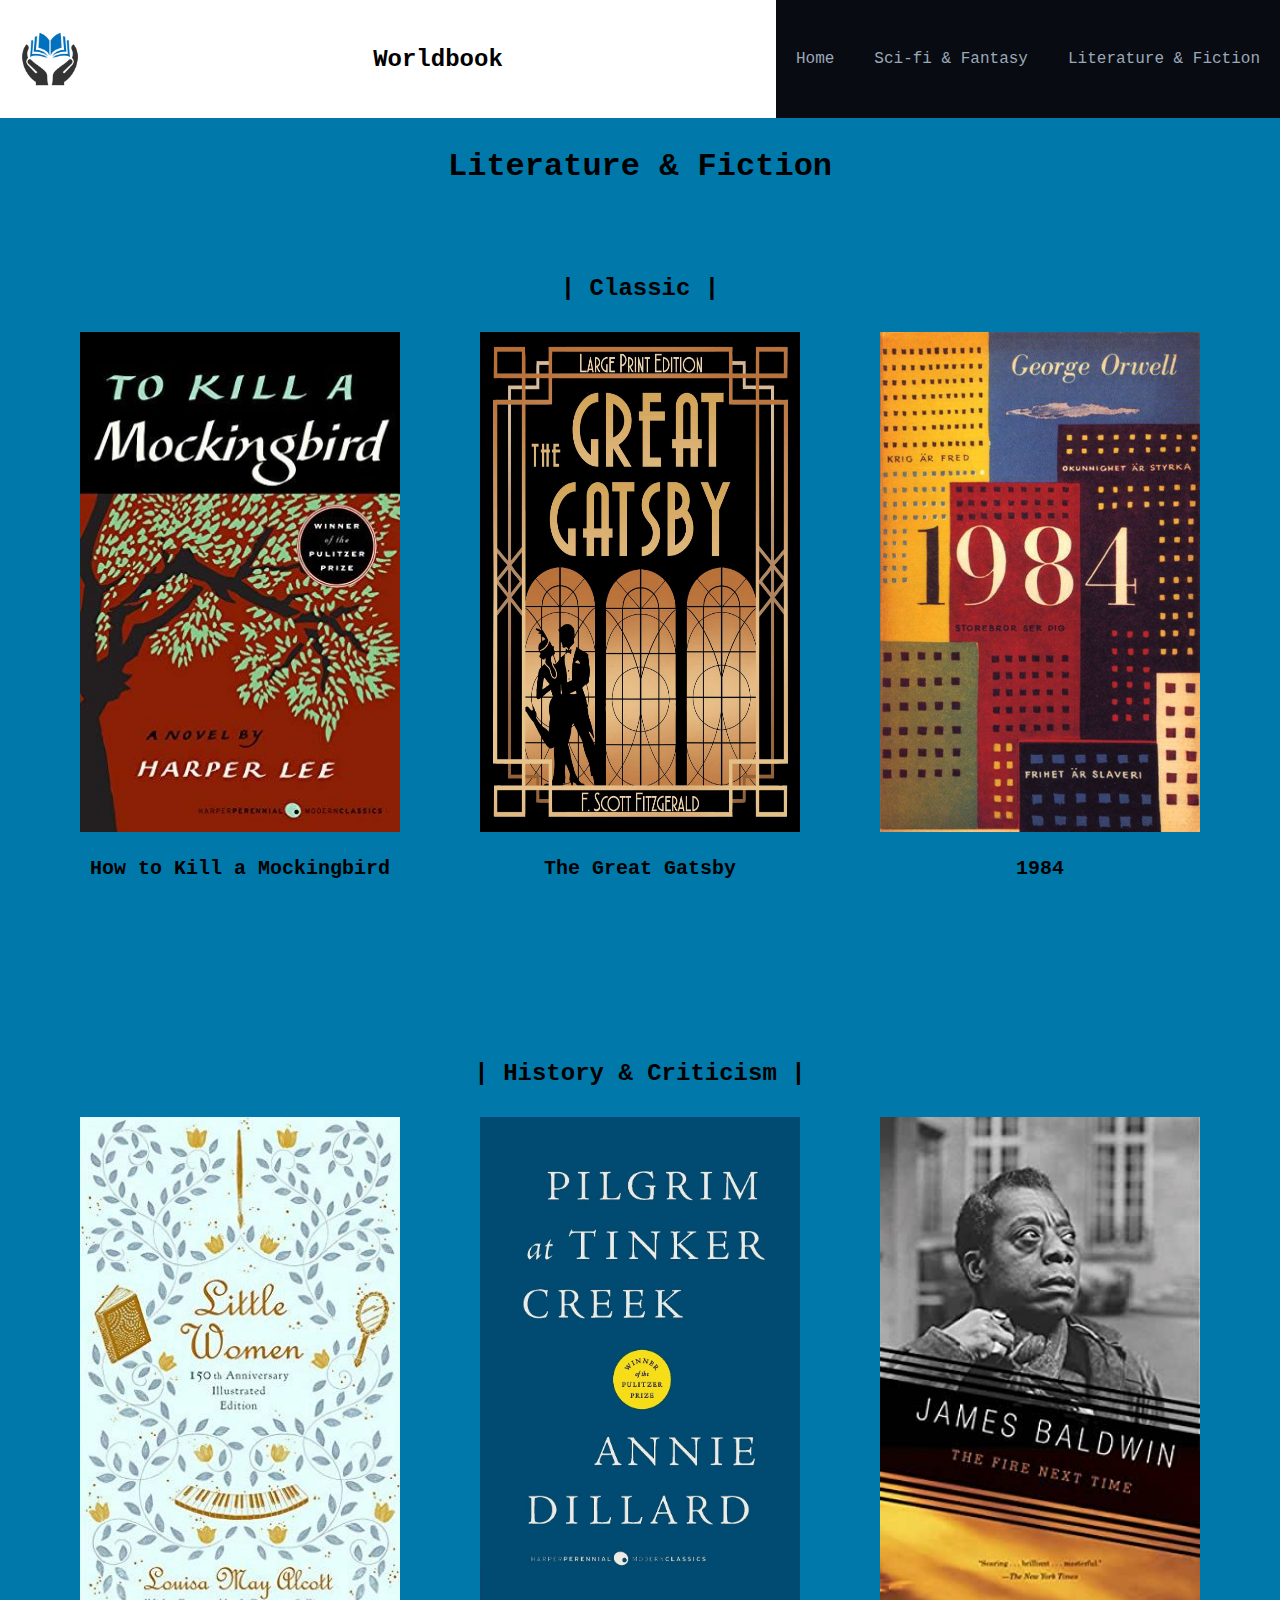
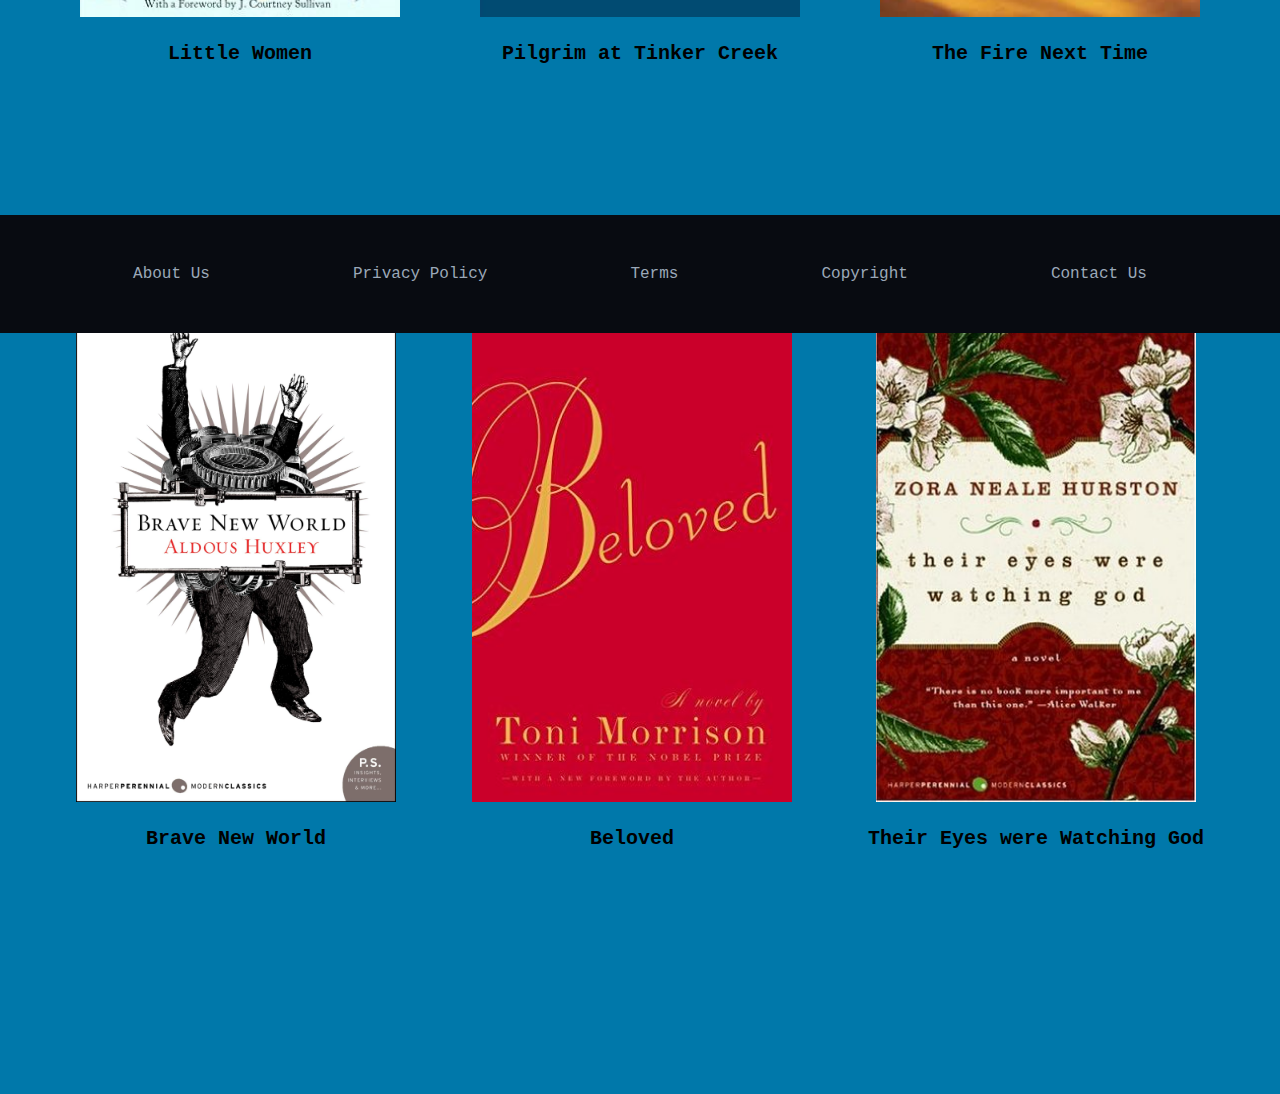
<file: Literature&Fiction.html>
<!DOCTYPE html>
<html>

<head>
    <link rel="stylesheet" href="Book display.css">
    <link rel="stylesheet" href="Overall.css">
    <link rel="stylesheet" href="mobile.css">
    <link rel="stylesheet" href="breadcrumb.css">
    <meta name="viewport" content="width=device-width, initial-scale=1.0">
</head>

<body>
    <div class="header">
        <img class=weblogo src="Images/world book.jpg" alt="World Book logo">
        <h2>
            Worldbook
        </h2>
        <div class="nav-pc">
            <ul>
                <li><a href="index.html">Home</a></li>
                <li><a href="Sci-Fi&Fantasy.html ">Sci-fi & Fantasy</a></li>
                <li><a href="Literature&Fiction.html">Literature & Fiction </a></li>
            </ul>
        </div>
    </div>
    <div class="header-mobile">
        <img class=weblogo src="Images/world book.jpg" alt="World Book logo">
        <h2>
            Worldbook
        </h2>
        <label for="nav-open-input" class="nav-bar-mobile">
                <img class=mobile-menu src="Images/hamburgermenu.png" alt="Navigation Bar for mobile">
            </label>

        <input type="checkbox" name="" hidden class="nav-input" id="nav-open-input">
        <label for="nav-open-input" class="nav-bar-mobile-overlay"></label>

        <div class="nav-overlay"></div>
        <nav class="nav-bar-mobile-list">
            <!-- nav mobile -->
            <div class="nav-bar-mobile-close">
                <label for="nav-open-input"><img src="Images/exit.png" alt="Exit button for navigation bar mobile"></label>
            </div>
            <ul>
                <li><a href="index.html">Home</a></li>
                <li><a href="Sci-Fi&Fantasy.html ">Sci-fi & Fantasy</a></li>
                <li><a href="Literature&Fiction.html">Literature & Fiction </a></li>
            </ul>
        </nav>
    </div>
    <h1>Literature & Fiction</h1>
    <div class="BookCategory">
        <a href="">
            <h2>
                | Classic |
            </h2>
        </a>
        <div class="booksuggestion">
            <div class="book ">
                <a href="HowtoKillaMockingBird.html">
                    <img src="Images/KillAMockingbird.jpg " alt="book cover of How to Kill a Mockingbird ">
                    <p>How to Kill a Mockingbird</p>
                </a>
            </div>
            <div class="book">
                <a href='TheGreatGatsby.html'>
                    <img src="Images/TheGreatGatsby.jpg" alt="book cover of The Great Gatsby">
                    <p>The Great Gatsby</p>
                </a>
            </div>
            <div class="book">
                <a href=1984.html>
                    <img src="Images/1984.jpg" alt="book cover of 1984">
                    <p>1984</p>
                </a>

            </div>
        </div>
        <div class="BookCategory">
            <a href=#>
                <h2>
                    | History & Criticism |
                </h2>
            </a>
            <div class="booksuggestion">
                <div class="book">
                    <a href="LittleWomen.html">
                        <img src="Images/LittleWomen.jpg" alt="book cover of Little Women">
                        <p>Little Women</p>
                    </a>
                </div>
                <div class="book">
                    <a href=#>
                        <img src="Images/PilgrimatTinkerCreek.jpg" alt="book cover of Pilgrim at Tinker Creek">
                        <p>Pilgrim at Tinker Creek</p>
                    </a>
                </div>
                <div class="book">
                    <a href=#>
                        <img src="Images/TheFireNextTime.jpg" alt="book cover of The Fire Next Time">
                        <p>The Fire Next Time</p>
                    </a>
                </div>
            </div>
            <div class="BookCategory">
                <a href=#>
                    <h2>
                        | Contemporary |
                    </h2>
                </a>
                <div class="booksuggestion">
                    <div class="book">
                        <a href=#>
                            <img src="Images/BraveNewWorld.jpg" alt="book cover of Brave New World">
                            <p>Brave New World</p>
                        </a>
                    </div>
                    <div class="book">
                        <a href="Beloved.html">
                            <img src="Images/VintageBeloved.jpg" alt="book cover of Beloved">
                            <p>Beloved</p>
                        </a>
                    </div>
                    <div class="book">
                        <a href=#>
                            <img src="Images/TheirEyesWereWatchingGod.jpg" alt="book cover of Their Eyes were Watching God">
                            <p>Their Eyes were Watching God</p>
                        </a>
                    </div>
                </div>


                <footer>
                    <ul>
                        <li><a href="">About Us</a></li>
                        <li><a href="">Privacy Policy</a></li>
                        <li><a href="">Terms</a></li>
                        <li><a href="">Copyright</a></li>
                        <li><a href="Contact.html">Contact Us</a></li>
                    </ul>
                </footer>
</body>

</html>
</file>
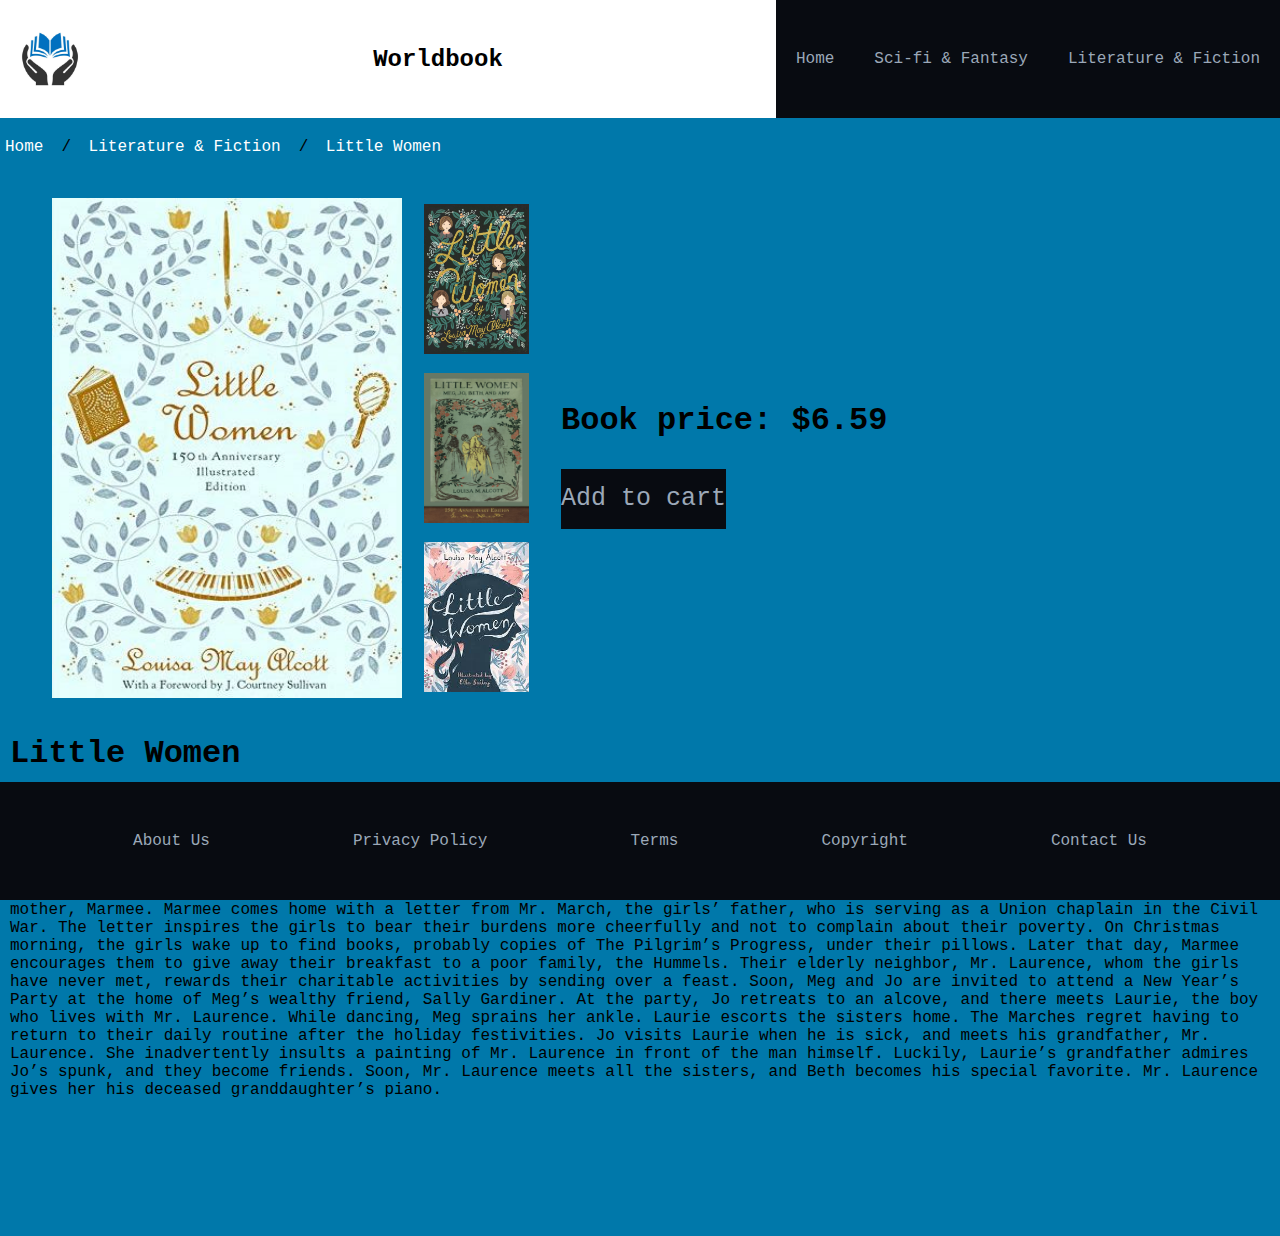
<file: LittleWomen.html>
<!DOCTYPE html>
<html>

<head>
    <link rel="stylesheet" href="Book display.css">
    <link rel="stylesheet" href="Overall.css">
    <link rel="stylesheet" href="mobile.css">
    <link rel="stylesheet" href="breadcrumb.css">
    <meta name="viewport" content="width=device-width, initial-scale=1.0">
</head>

<body>
    <div class="header">
        <img class=weblogo src="Images/world book.jpg" alt="World Book logo">
        <h2>
            Worldbook
        </h2>
        <div class="nav-pc">
            <ul>
                <li><a href="index.html">Home</a></li>
                <li><a href="Sci-Fi&Fantasy.html ">Sci-fi & Fantasy</a></li>
                <li><a href="Literature&Fiction.html">Literature & Fiction </a></li>
            </ul>
        </div>
    </div>
    <div class="header-mobile">
        <img class=weblogo src="Images/world book.jpg" alt="World Book logo">
        <h2>
            Worldbook
        </h2>
        <label for="nav-open-input" class="nav-bar-mobile">
                <img class=mobile-menu src="Images/hamburgermenu.png" alt="Navigation Bar for mobile">
            </label>

        <input type="checkbox" name="" hidden class="nav-input" id="nav-open-input">
        <label for="nav-open-input" class="nav-bar-mobile-overlay"></label>

        <div class="nav-overlay"></div>
        <nav class="nav-bar-mobile-list">
            <!-- nav mobile -->
            <div class="nav-bar-mobile-close">
                <label for="nav-open-input"><img src="Images/exit.png" alt="Exit button for navigation bar mobile"></label>
            </div>
            <ul>
                <li><a href="index.html">Home</a></li>
                <li><a href="Sci-Fi&Fantasy.html ">Sci-fi & Fantasy</a></li>
                <li><a href="Literature&Fiction.html">Literature & Fiction </a></li>
            </ul>
        </nav>
    </div>
    <div>
        <ul class="breadcrumb">
            <li><a href="index.html">Home</a></li>
            <li><a href="Literature&Fiction.html">Literature & Fiction</a></li>
            <li>Little Women</li>
        </ul>
    </div>
    <div class="bookinfo">
        <table>
            <tbody>
                <tr>
                    <td rowspan="3"><img class="bigpic" src="Images/LittleWomen.jpg" alt="book cover of Little Women"></td>
                    <td><img class="smallpic" src="Images/LittleWomen2.jpg" alt="more images of the book Little Women"></td>
                </tr>
                <tr>
                    <td><img class="smallpic" src="Images/LittleWomen3.jpg" alt="more images of the book Little Women"></td>
                    <td>
                        <h1>Book price: $6.59</h1>
                        <button class="button" onclick="alert('Added to cart')">Add to cart</button>
                    </td>
                </tr>
                <tr>
                    <td><img class="smallpic" src="Images/LittleWomen4.jpg" alt="more images of the book Little Women"></td>
                </tr>
            </tbody>
        </table>
    </div>
    <div class="bookinfo-mobile">
        <table>
            <tbody>
                <tr>
                    <td colspan="3"><img class="bigpic" src="Images/LittleWomen.jpg" alt="book cover of Little Women"></td>
                </tr>
                <tr>
                    <td><img class="smallpic" src="Images/LittleWomen2.jpg" alt="more images of the book Little Women"></td>
                    <td><img class="smallpic" src="Images/LittleWomen3.jpg" alt="more images of the book Little Women"></td>
                    <td><img class="smallpic" src="Images/LittleWomen4.jpg" alt="more images of the book Little Women"></td>
                </tr>
                <tr>
                    <td colspan="3">
                        <h1>Book price: $5.99</h1>
                    </td>
                </tr>
                <tr>
                    <td colspan="3"><button class="button" onclick="alert('Added to cart')">Add to cart</button></td>
                </tr>
            </tbody>
        </table>
    </div>
    <div class="bookdescription">
        <h1>Little Women</h1>
        <h2>Book description</h2>
        <p>Alcott prefaces Little Women with an excerpt from John Bunyan’s seventeenth-century work The Pilgrim’s Progress, an allegorical novel about leading a Christian life. Alcott’s story begins with the four March girls—Meg, Jo, Beth, and Amy—sitting
            in their living room, lamenting their poverty. The girls decide that they will each buy themselves a present in order to brighten their Christmas. Soon, however, they change their minds and decide that instead of buying presents for themselves,
            they will buy presents for their mother, Marmee. Marmee comes home with a letter from Mr. March, the girls’ father, who is serving as a Union chaplain in the Civil War. The letter inspires the girls to bear their burdens more cheerfully and
            not to complain about their poverty. On Christmas morning, the girls wake up to find books, probably copies of The Pilgrim’s Progress, under their pillows. Later that day, Marmee encourages them to give away their breakfast to a poor family,
            the Hummels. Their elderly neighbor, Mr. Laurence, whom the girls have never met, rewards their charitable activities by sending over a feast. Soon, Meg and Jo are invited to attend a New Year’s Party at the home of Meg’s wealthy friend, Sally
            Gardiner. At the party, Jo retreats to an alcove, and there meets Laurie, the boy who lives with Mr. Laurence. While dancing, Meg sprains her ankle. Laurie escorts the sisters home. The Marches regret having to return to their daily routine
            after the holiday festivities. Jo visits Laurie when he is sick, and meets his grandfather, Mr. Laurence. She inadvertently insults a painting of Mr. Laurence in front of the man himself. Luckily, Laurie’s grandfather admires Jo’s spunk, and
            they become friends. Soon, Mr. Laurence meets all the sisters, and Beth becomes his special favorite. Mr. Laurence gives her his deceased granddaughter’s piano.
        </p>
    </div>

    <footer>
        <ul>
            <li><a href=#>About Us</a></li>
            <li><a href=#>Privacy Policy</a></li>
            <li><a href=#>Terms</a></li>
            <li><a href=#>Copyright</a></li>
            <li><a href=#>Contact Us</a></li>
        </ul>
    </footer>
</body>

</html>
</file>
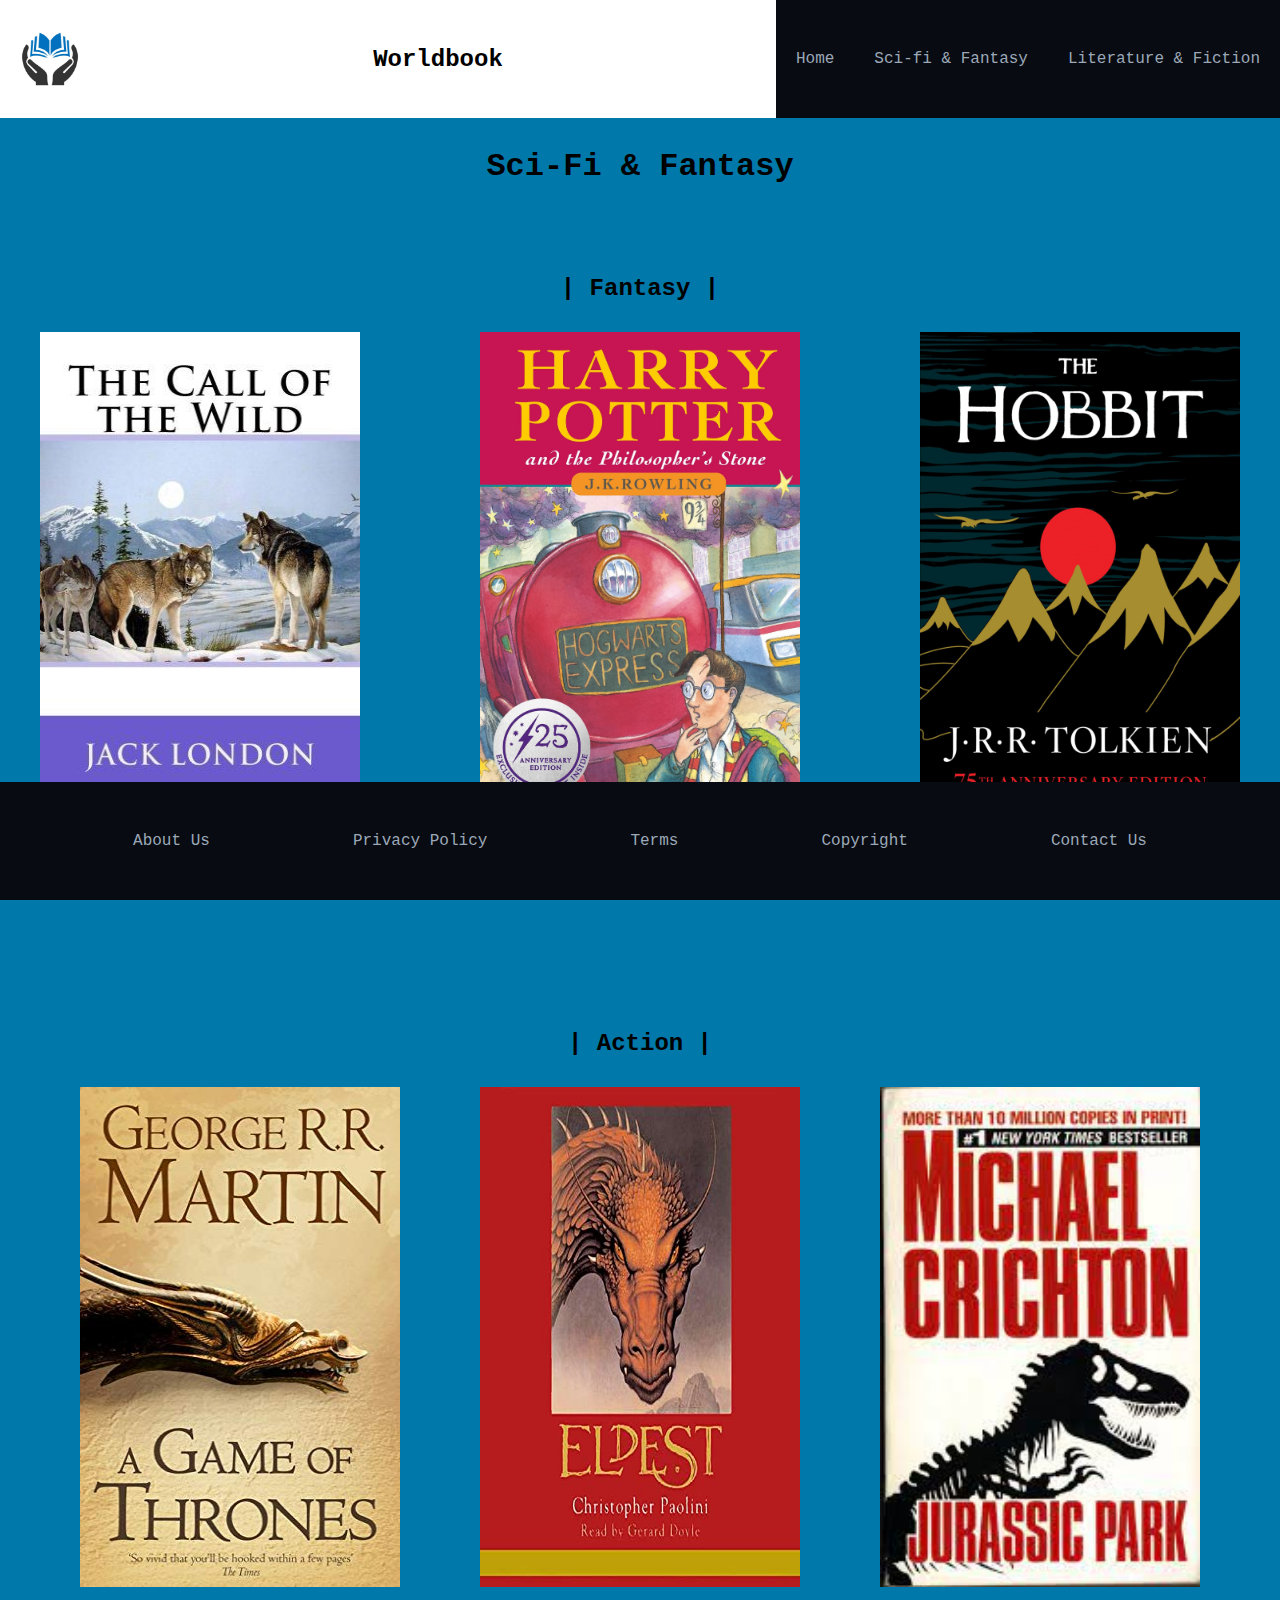
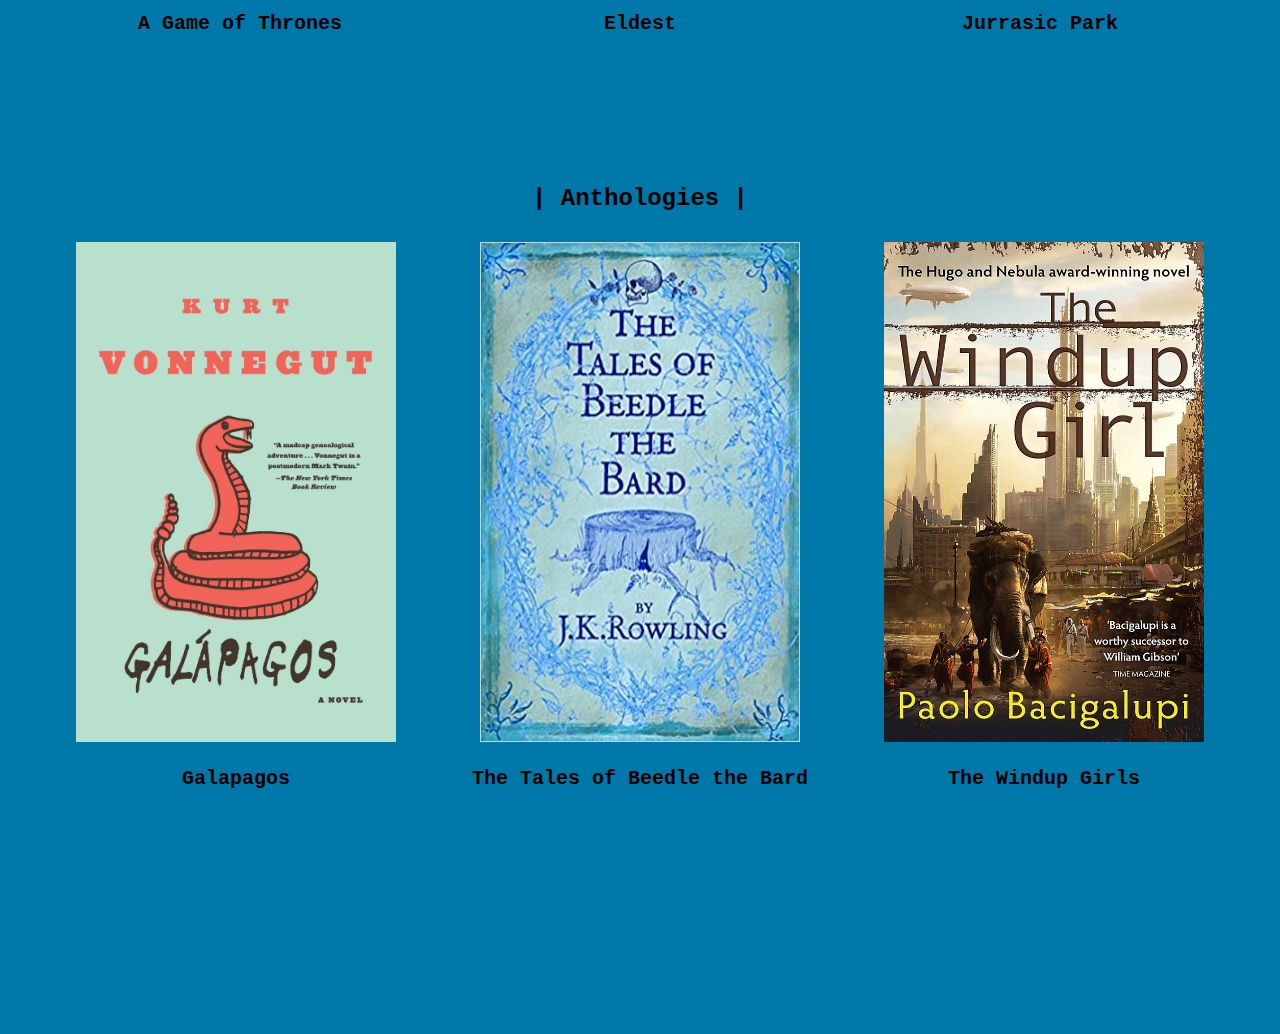
<file: Sci-Fi&Fantasy.html>
<!DOCTYPE html>
<html>

<head>
    <link rel="stylesheet" href="Book display.css">
    <link rel="stylesheet" href="Overall.css">
    <link rel="stylesheet" href="mobile.css">
    <link rel="stylesheet" href="breadcrumb.css">
    <meta name="viewport" content="width=device-width, initial-scale=1.0">
</head>

<body>
    <div class="header">
        <img class=weblogo src="Images/world book.jpg" alt="World Book logo">
        <h2>
            Worldbook
        </h2>
        <div class="nav-pc">
            <ul>
                <li><a href="index.html">Home</a></li>
                <li><a href="Sci-Fi&Fantasy.html ">Sci-fi & Fantasy</a></li>
                <li><a href="Literature&Fiction.html">Literature & Fiction </a></li>
            </ul>
        </div>
    </div>
    <div class="header-mobile">
        <img class=weblogo src="Images/world book.jpg" alt="World Book logo">
        <h2>
            Worldbook
        </h2>
        <label for="nav-open-input" class="nav-bar-mobile">
                <img class=mobile-menu src="Images/hamburgermenu.png" alt="Navigation Bar for mobile">
            </label>

        <input type="checkbox" name="" hidden class="nav-input" id="nav-open-input">
        <label for="nav-open-input" class="nav-bar-mobile-overlay"></label>

        <div class="nav-overlay"></div>
        <nav class="nav-bar-mobile-list">
            <!-- nav mobile -->
            <div class="nav-bar-mobile-close">
                <label for="nav-open-input"><img src="Images/exit.png" alt="Exit button for navigation bar mobile"></label>
            </div>
            <ul>
                <li><a href="index.html">Home</a></li>
                <li><a href="Sci-Fi&Fantasy.html ">Sci-fi & Fantasy</a></li>
                <li><a href="Literature&Fiction.html">Literature & Fiction </a></li>
            </ul>
        </nav>
    </div>
    <h1>Sci-Fi & Fantasy</h1>
    <div class="BookCategory">
        <a href="">
            <h2>
                | Fantasy |
            </h2>
        </a>
        <div class="booksuggestion">
            <div class="book">
                <a href="TheCallofTheWild.html">
                    <img src="Images/TheCallOfTheWild.jpg" alt="book cover of The Call of the Wild">
                    <p>The Call of the Wild</p>
                </a>
            </div>
            <div class="book">
                <a href="HarryPotter.html">
                    <img src="Images/HarryPotter.jpg" alt="book cover of Harry Potter and the Philosopher's Stone">
                    <p>Harry Potter and the Philosopher's Stone</p>
                </a>

            </div>
            <div class="book">
                <a href=Hobbit.html>
                    <img src="Images/TheHobbit.jpg" alt="book cover of The Hobbit">
                    <p>The Hobbit</p>
                </a>

            </div>
        </div>
        <a href=#>
            <h2>
                | Action |
            </h2>
        </a>
        <div class="booksuggestion">
            <div class="book">
                <a href=#>
                    <img src="Images/GameofThrones.jpg" alt="book cover of A Game of Thrones">
                    <p>A Game of Thrones</p>
                </a>
            </div>
            <div class="book">
                <a href="Eldest.html">
                    <img src="Images/Eldest.jpg" alt="book cover of Eldest">
                    <p>Eldest</p>
                </a>
            </div>
            <div class="book">
                <a href=#>
                    <img src="Images/JurrasicPark.jpg" alt="book cover of Jurrasic Park">
                    <p>Jurrasic Park</p>
                </a>
            </div>
        </div>
        <a href=#>
            <h2>
                | Anthologies |
            </h2>
        </a>
        <div class="booksuggestion">
            <div class="book">
                <a href=#>
                    <img src="Images/Galapagos.jpg" alt="book cover of Galapagos">
                    <p>Galapagos</p>
                </a>
            </div>
            <div class="book">
                <a href=#>
                    <img src="Images/TheTalesofBeedletheBard.jpg" alt="book cover of The Tales of Beedle the Bard">
                    <p>The Tales of Beedle the Bard</p>
                </a>
            </div>
            <div class="book">
                <a href="TheWindupGirl.html">
                    <img src="Images/TheWindupGirl.jpg" alt="book cover of The Windup Girls">
                    <p>The Windup Girls</p>
                </a>
            </div>
        </div>
    </div>

    <footer>
        <ul>
            <li><a href="">About Us</a></li>
            <li><a href="">Privacy Policy</a></li>
            <li><a href="">Terms</a></li>
            <li><a href="">Copyright</a></li>
            <li><a href="Contact.html">Contact Us</a></li>
        </ul>
    </footer>
</body>

</html>
</file>
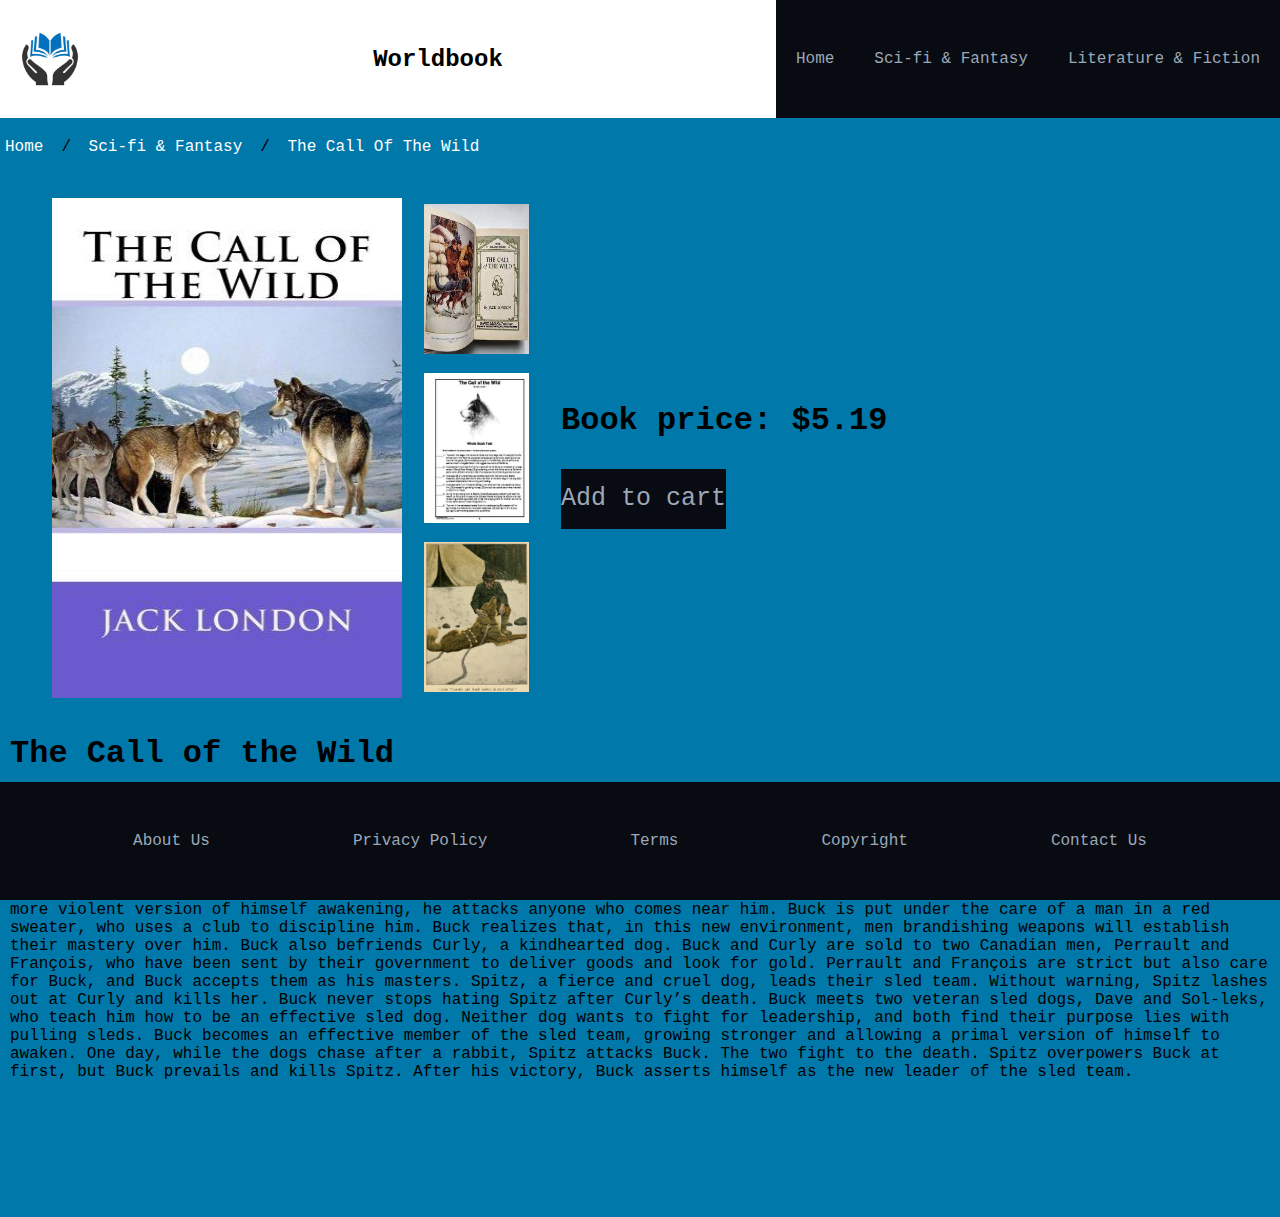
<file: TheCallofTheWild.html>
<!DOCTYPE html>
<html>

<head>
    <link rel="stylesheet" href="Book display.css">
    <link rel="stylesheet" href="Overall.css">
    <link rel="stylesheet" href="mobile.css">
    <link rel="stylesheet" href="breadcrumb.css">
    <meta name="viewport" content="width=device-width, initial-scale=1.0">
</head>

<body>
    <div class="header">
        <img class=weblogo src="Images/world book.jpg" alt="World Book logo">
        <h2>
            Worldbook
        </h2>
        <div class="nav-pc">
            <ul>
                <li><a href="index.html">Home</a></li>
                <li><a href="Sci-Fi&Fantasy.html ">Sci-fi & Fantasy</a></li>
                <li><a href="Literature&Fiction.html">Literature & Fiction </a></li>
            </ul>
        </div>
    </div>
    <div class="header-mobile">
        <img class=weblogo src="Images/world book.jpg" alt="World Book logo">
        <h2>
            Worldbook
        </h2>
        <label for="nav-open-input" class="nav-bar-mobile">
                <img class=mobile-menu src="Images/hamburgermenu.png" alt="Navigation Bar for mobile">
            </label>

        <input type="checkbox" name="" hidden class="nav-input" id="nav-open-input">
        <label for="nav-open-input" class="nav-bar-mobile-overlay"></label>

        <div class="nav-overlay"></div>
        <nav class="nav-bar-mobile-list">
            <!-- nav mobile -->
            <div class="nav-bar-mobile-close">
                <label for="nav-open-input"><img src="Images/exit.png" alt="Exit button for navigation bar mobile"></label>
            </div>
            <ul>
                <li><a href="index.html">Home</a></li>
                <li><a href="Sci-Fi&Fantasy.html ">Sci-fi & Fantasy</a></li>
                <li><a href="Literature&Fiction.html">Literature & Fiction </a></li>
            </ul>
        </nav>
    </div>
    <div>
        <ul class="breadcrumb">
            <li><a href="index.html">Home</a></li>
            <li><a href="Sci-Fi&Fantasy.html ">Sci-fi & Fantasy</a></li>
            <li>The Call Of The Wild</li>
        </ul>
    </div>
    <div class="bookinfo">
        <table>
            <tbody>
                <tr>
                    <td rowspan="3"><img class="bigpic" src="Images/TheCallOfTheWild.jpg" alt="book cover of The Call of The Wild"></td>
                    <td><img class="smallpic" src="Images/TheCallOfTheWild2.jpg" alt="more images of the book The Call of The Wild"></td>
                </tr>
                <tr>
                    <td><img class="smallpic" src="Images/TheCallOfTheWild3.jpg" alt="more images of the book The Call of The Wild"></td>
                    <td>
                        <h1>Book price: $5.19</h1>
                        <button class="button" onclick="alert('Added to cart')">Add to cart</button>
                    </td>
                </tr>
                <tr>
                    <td><img class="smallpic" src="Images/TheCallOfTheWild4.jpg" alt="more images of the book The Call of The Wild"></td>
                </tr>
            </tbody>
        </table>
    </div>
    <div class="bookinfo-mobile">
        <table>
            <tbody>
                <tr>
                    <td colspan="3"><img class="bigpic" src="Images/TheCallOfTheWild.jpg" alt="book cover of The Call Of The Wild"></td>
                </tr>
                <tr>
                    <td><img class="smallpic" src="Images/TheCallOfTheWild2.jpg" alt="more images of the book The Call Of The Wild"></td>
                    <td><img class="smallpic" src="Images/TheCallOfTheWild3.jpg" alt="more images of the book The Call Of The Wild"></td>
                    <td><img class="smallpic" src="Images/TheCallOfTheWild4.jpg" alt="more images of the book The Call Of The Wild"></td>
                </tr>
                <tr>
                    <td colspan="3">
                        <h1>Book price: $5.99</h1>
                    </td>
                </tr>
                <tr>
                    <td colspan="3"><button class="button" onclick="alert('Added to cart')">Add to cart</button></td>
                </tr>
            </tbody>
        </table>
    </div>
    <div class="bookdescription">
        <h1>The Call of the Wild</h1>
        <h2>Book description</h2>
        <p>The story opens in the Santa Clara Valley in California. Buck, a large dog that is half St. Bernard and half shepherd dog, enjoys a pampered life on Judge Miller’s estate. Unbeknownst to Buck, gold has been discovered in the Arctic. There is an
            influx of men going to find fortune and an increase in the demand for sled dogs. One night, a farmhand takes Buck for a walk, then sells him to a stranger. Buck is unceremoniously thrown onto a cargo train, caged, and taken to Seattle. Buck’s
            eyes turn red with rage. Feeling a more violent version of himself awakening, he attacks anyone who comes near him. Buck is put under the care of a man in a red sweater, who uses a club to discipline him. Buck realizes that, in this new environment,
            men brandishing weapons will establish their mastery over him. Buck also befriends Curly, a kindhearted dog. Buck and Curly are sold to two Canadian men, Perrault and François, who have been sent by their government to deliver goods and look
            for gold. Perrault and François are strict but also care for Buck, and Buck accepts them as his masters. Spitz, a fierce and cruel dog, leads their sled team. Without warning, Spitz lashes out at Curly and kills her. Buck never stops hating
            Spitz after Curly’s death. Buck meets two veteran sled dogs, Dave and Sol-leks, who teach him how to be an effective sled dog. Neither dog wants to fight for leadership, and both find their purpose lies with pulling sleds. Buck becomes an
            effective member of the sled team, growing stronger and allowing a primal version of himself to awaken. One day, while the dogs chase after a rabbit, Spitz attacks Buck. The two fight to the death. Spitz overpowers Buck at first, but Buck
            prevails and kills Spitz. After his victory, Buck asserts himself as the new leader of the sled team.
        </p>
    </div>

    <footer>
        <ul>
            <li><a href=#>About Us</a></li>
            <li><a href=#>Privacy Policy</a></li>
            <li><a href=#>Terms</a></li>
            <li><a href=#>Copyright</a></li>
            <li><a href="Contact.html">Contact Us</a></li>
        </ul>
    </footer>
</body>

</html>
</file>
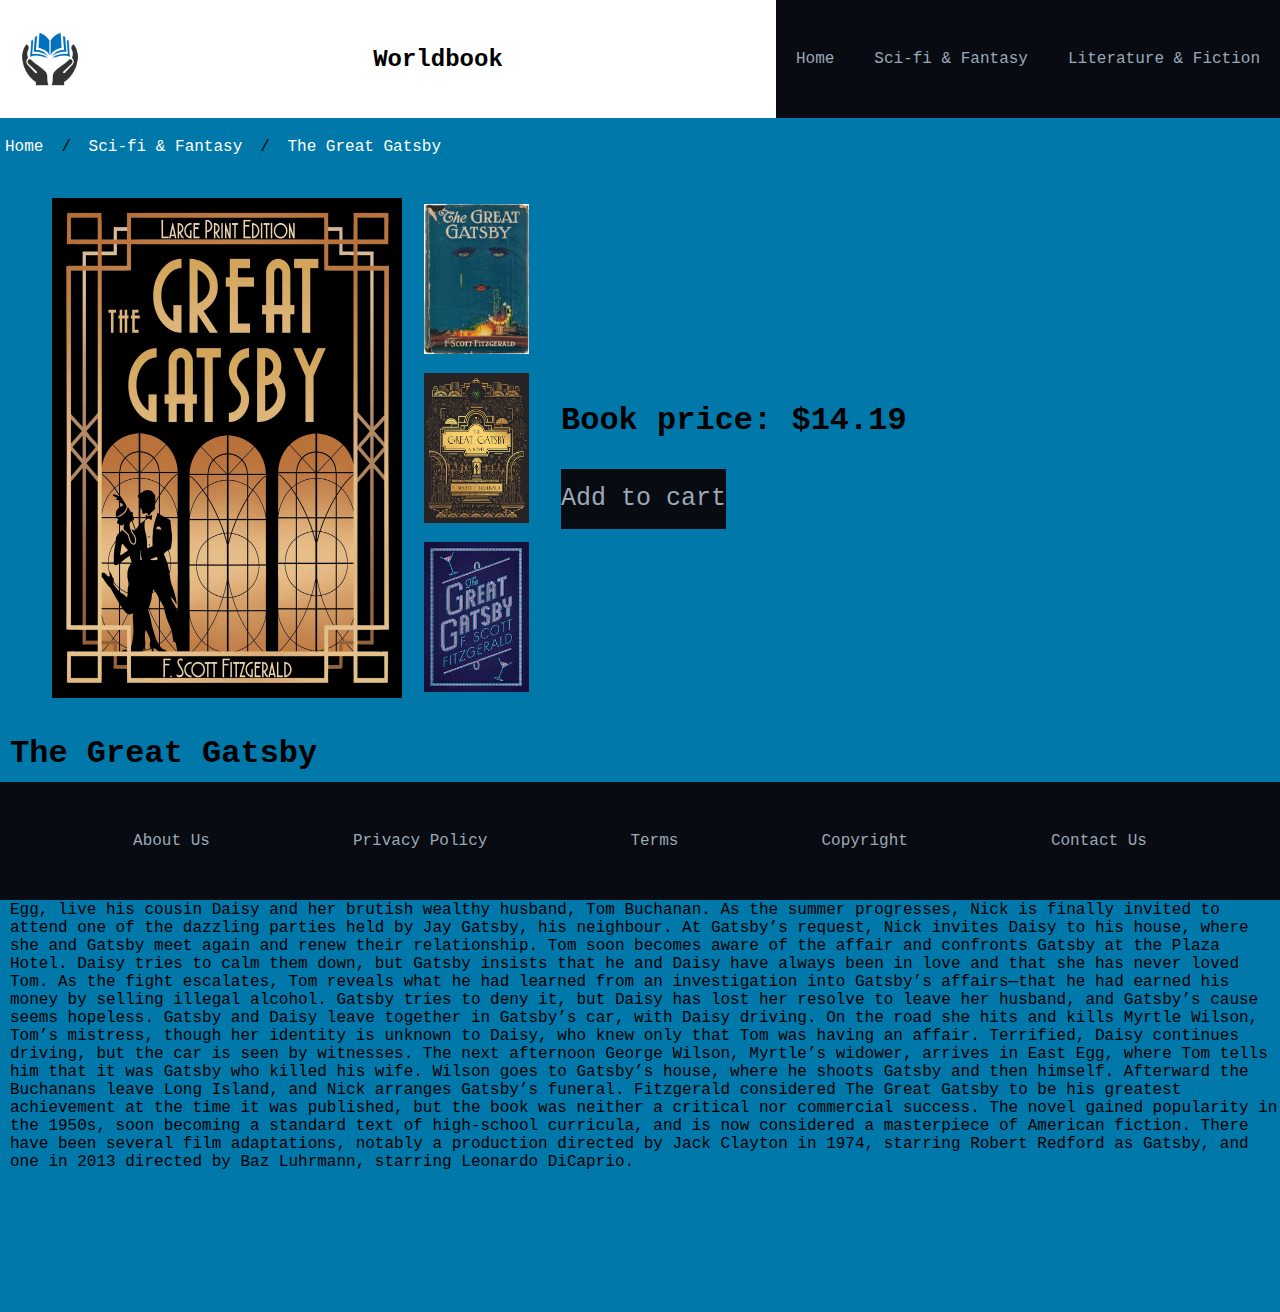
<file: TheGreatGatsby.html>
<!DOCTYPE html>
<html>

<head>
    <link rel="stylesheet" href="Book display.css">
    <link rel="stylesheet" href="Overall.css">
    <link rel="stylesheet" href="mobile.css">
    <link rel="stylesheet" href="breadcrumb.css">
    <meta name="viewport" content="width=device-width, initial-scale=1.0">
</head>

<body>
    <div class="header">
        <img class=weblogo src="Images/world book.jpg" alt="World Book logo">
        <h2>
            Worldbook
        </h2>
        <div class="nav-pc">
            <ul>
                <li><a href="index.html">Home</a></li>
                <li><a href="Sci-Fi&Fantasy.html ">Sci-fi & Fantasy</a></li>
                <li><a href="Literature&Fiction.html">Literature & Fiction </a></li>
            </ul>
        </div>
    </div>
    <div class="header-mobile">
        <img class=weblogo src="Images/world book.jpg" alt="World Book logo">
        <h2>
            Worldbook
        </h2>
        <label for="nav-open-input" class="nav-bar-mobile">
                <img class=mobile-menu src="Images/hamburgermenu.png" alt="Navigation Bar for mobile">
            </label>

        <input type="checkbox" name="" hidden class="nav-input" id="nav-open-input">
        <label for="nav-open-input" class="nav-bar-mobile-overlay"></label>

        <div class="nav-overlay"></div>
        <nav class="nav-bar-mobile-list">
            <!-- nav mobile -->
            <div class="nav-bar-mobile-close">
                <label for="nav-open-input"><img src="Images/exit.png" alt="Exit button for navigation bar mobile"></label>
            </div>
            <ul>
                <li><a href="index.html">Home</a></li>
                <li><a href="Sci-Fi&Fantasy.html ">Sci-fi & Fantasy</a></li>
                <li><a href="Literature&Fiction.html">Literature & Fiction </a></li>
            </ul>
        </nav>
    </div>
    <div>
        <ul class="breadcrumb">
            <li><a href="index.html">Home</a></li>
            <li><a href="Sci-Fi&Fantasy.html ">Sci-fi & Fantasy</a></li>
            <li>The Great Gatsby</li>
        </ul>
    </div>
    <div class="bookinfo">
        <table>
            <tbody>
                <tr>
                    <td rowspan="3"><img class="bigpic" src="Images/TheGreatGatsby.jpg" alt="book cover of The Great Gatsby"></td>
                    <td><img class="smallpic" src="Images/TheGreatGatsby2.jpg" alt="more images of the book The Great Gatsby"></td>
                </tr>
                <tr>
                    <td><img class="smallpic" src="Images/TheGreatGatsby3.jpg" alt="more images of the book The Great Gatsby"></td>
                    <td>
                        <h1>Book price: $14.19</h1>
                        <button class="button" onclick="alert('Added to cart')">Add to cart</button>
                    </td>
                </tr>
                <tr>
                    <td><img class="smallpic" src="Images/TheGreatGatsby4.jpg" alt="more images of the book The Great Gatsby"></td>
                </tr>
            </tbody>
        </table>
    </div>
    <div class="bookinfo-mobile">
        <table>
            <tbody>
                <tr>
                    <td colspan="3"><img class="bigpic" src="Images/TheGreatGatsby.jpg" alt="book cover of The Great Gatsby"></td>
                </tr>
                <tr>
                    <td><img class="smallpic" src="Images/TheGreatGatsby2.jpg" alt="more images of the book The Great Gatsby"></td>
                    <td><img class="smallpic" src="Images/TheGreatGatsby3.jpg" alt="more images of the book The Great Gatsby"></td>
                    <td><img class="smallpic" src="Images/TheGreatGatsby4.jpg" alt="more images of the book The Great Gatsby"></td>
                </tr>
                <tr>
                    <td colspan="3">
                        <h1>Book price: $5.99</h1>
                    </td>
                </tr>
                <tr>
                    <td colspan="3"><button class="button" onclick="alert('Added to cart')">Add to cart</button></td>
                </tr>
            </tbody>
        </table>
    </div>
    <div class="bookdescription">
        <h1>The Great Gatsby</h1>
        <h2>Book description</h2>
        <p>The Great Gatsby, Third novel by American author F. Scott Fitzgerald, published in 1925. Set in Jazz Age New York, it tells the tragic story of Jay Gatsby, a self-made millionaire, and his pursuit of Daisy Buchanan, a wealthy young woman whom
            he loved in his youth. The book is narrated by Nick Carraway, who recounts the events of the summer of 1922, after he takes a house in the fictional village of West Egg on Long Island. There he lives among the newly rich, while across the
            water, in the more refined village of East Egg, live his cousin Daisy and her brutish wealthy husband, Tom Buchanan. As the summer progresses, Nick is finally invited to attend one of the dazzling parties held by Jay Gatsby, his neighbour.
            At Gatsby’s request, Nick invites Daisy to his house, where she and Gatsby meet again and renew their relationship. Tom soon becomes aware of the affair and confronts Gatsby at the Plaza Hotel. Daisy tries to calm them down, but Gatsby insists
            that he and Daisy have always been in love and that she has never loved Tom. As the fight escalates, Tom reveals what he had learned from an investigation into Gatsby’s affairs—that he had earned his money by selling illegal alcohol. Gatsby
            tries to deny it, but Daisy has lost her resolve to leave her husband, and Gatsby’s cause seems hopeless. Gatsby and Daisy leave together in Gatsby’s car, with Daisy driving. On the road she hits and kills Myrtle Wilson, Tom’s mistress, though
            her identity is unknown to Daisy, who knew only that Tom was having an affair. Terrified, Daisy continues driving, but the car is seen by witnesses. The next afternoon George Wilson, Myrtle’s widower, arrives in East Egg, where Tom tells him
            that it was Gatsby who killed his wife. Wilson goes to Gatsby’s house, where he shoots Gatsby and then himself. Afterward the Buchanans leave Long Island, and Nick arranges Gatsby’s funeral. Fitzgerald considered The Great Gatsby to be his
            greatest achievement at the time it was published, but the book was neither a critical nor commercial success. The novel gained popularity in the 1950s, soon becoming a standard text of high-school curricula, and is now considered a masterpiece
            of American fiction. There have been several film adaptations, notably a production directed by Jack Clayton in 1974, starring Robert Redford as Gatsby, and one in 2013 directed by Baz Luhrmann, starring Leonardo DiCaprio.



        </p>
    </div>

    <footer>
        <ul>
            <li><a href=#>About Us</a></li>
            <li><a href=#>Privacy Policy</a></li>
            <li><a href=#>Terms</a></li>
            <li><a href=#>Copyright</a></li>
            <li><a href="Contact.html">Contact Us</a></li>
        </ul>
    </footer>
</body>

</html>
</file>
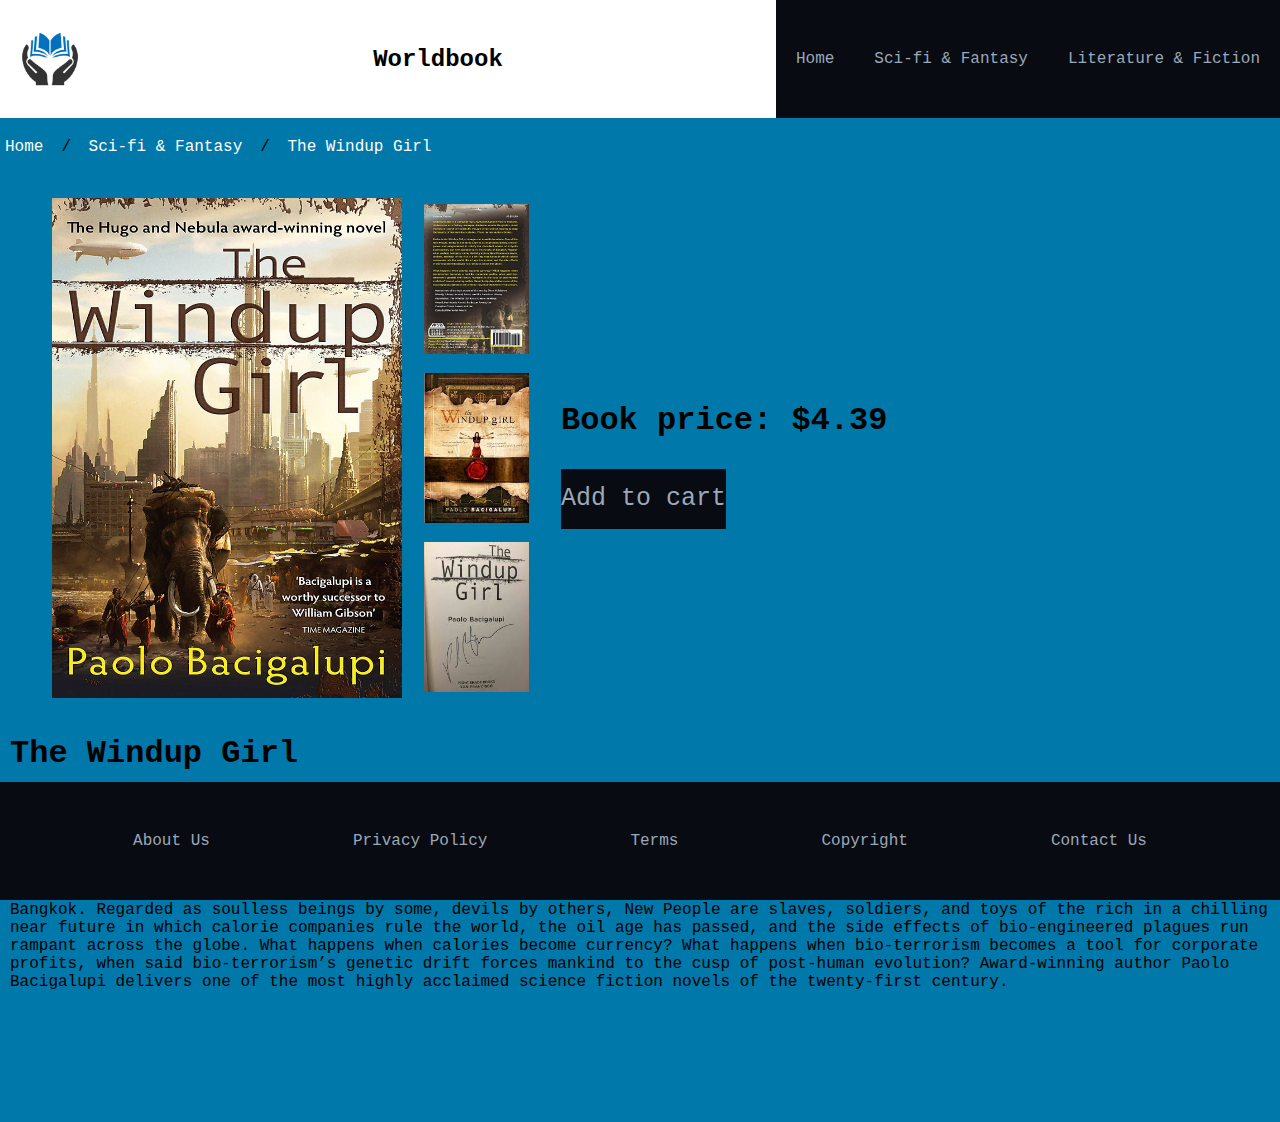
<file: TheWindupGirl.html>
<!DOCTYPE html>
<html>

<head>
    <link rel="stylesheet" href="Book display.css">
    <link rel="stylesheet" href="Overall.css">
    <link rel="stylesheet" href="mobile.css">
    <link rel="stylesheet" href="breadcrumb.css">
    <meta name="viewport" content="width=device-width, initial-scale=1.0">
</head>

<body>
    <div class="header">
        <img class=weblogo src="Images/world book.jpg" alt="World Book logo">
        <h2>
            Worldbook
        </h2>
        <div class="nav-pc">
            <ul>
                <li><a href="index.html">Home</a></li>
                <li><a href="Sci-Fi&Fantasy.html ">Sci-fi & Fantasy</a></li>
                <li><a href="Literature&Fiction.html">Literature & Fiction </a></li>
            </ul>
        </div>
    </div>
    <div class="header-mobile">
        <img class=weblogo src="Images/world book.jpg" alt="World Book logo">
        <h2>
            Worldbook
        </h2>
        <label for="nav-open-input" class="nav-bar-mobile">
                <img class=mobile-menu src="Images/hamburgermenu.png" alt="Navigation Bar for mobile">
            </label>

        <input type="checkbox" name="" hidden class="nav-input" id="nav-open-input">
        <label for="nav-open-input" class="nav-bar-mobile-overlay"></label>

        <div class="nav-overlay"></div>
        <nav class="nav-bar-mobile-list">
            <!-- nav mobile -->
            <div class="nav-bar-mobile-close">
                <label for="nav-open-input"><img src="Images/exit.png" alt="Exit button for navigation bar mobile"></label>
            </div>
            <ul>
                <li><a href="index.html">Home</a></li>
                <li><a href="Sci-Fi&Fantasy.html ">Sci-fi & Fantasy</a></li>
                <li><a href="Literature&Fiction.html">Literature & Fiction </a></li>
            </ul>
        </nav>
    </div>
    <div>
        <ul class="breadcrumb">
            <li><a href="index.html">Home</a></li>
            <li><a href="Sci-Fi&Fantasy.html ">Sci-fi & Fantasy</a></li>
            <li>The Windup Girl</li>
        </ul>
    </div>
    <div class="bookinfo">
        <table>
            <tbody>
                <tr>
                    <td rowspan="3"><img class="bigpic" src="Images/TheWindupGirl.jpg" alt="book cover of The Windup Girls"></td>
                    <td><img class="smallpic" src="Images/TheWindupGirl2.jpg" alt="more images of the book The Windup Girls"></td>
                </tr>
                <tr>
                    <td><img class="smallpic" src="Images/TheWindupGirl3.jpg" alt="more images of the book The Windup Girls"></td>
                    <td>
                        <h1>Book price: $4.39</h1>
                        <button class="button" onclick="alert('Added to cart')">Add to cart</button>
                    </td>
                </tr>
                <tr>
                    <td><img class="smallpic" src="Images/TheWindupGirl4.jpg" alt="more images of the book The Windup Girls"></td>
                </tr>
            </tbody>
        </table>
    </div>
    <div class="bookinfo-mobile">
        <table>
            <tbody>
                <tr>
                    <td colspan="3"><img class="bigpic" src="Images/TheWindupGirl.jpg" alt="book cover of The Windup Girl"></td>
                </tr>
                <tr>
                    <td><img class="smallpic" src="Images/TheWindupGirl2.jpg" alt="more images of the book The Windup Girl"></td>
                    <td><img class="smallpic" src="Images/TheWindupGirl3.jpg" alt="more images of the book The Windup Girl"></td>
                    <td><img class="smallpic" src="Images/TheWindupGirl4.jpg" alt="more images of the book The Windup Girl"></td>
                </tr>
                <tr>
                    <td colspan="3">
                        <h1>Book price: $5.99</h1>
                    </td>
                </tr>
                <tr>
                    <td colspan="3"><button class="button" onclick="alert('Added to cart')">Add to cart</button></td>
                </tr>
            </tbody>
        </table>
    </div>
    <div class="bookdescription">
        <h1>The Windup Girl</h1>
        <h2>Book description</h2>
        <p>Anderson Lake is a company man, AgriGen’s Calorie Man in Thailand. Undercover as a factory manager, Anderson combs Bangkok’s street markets in search of foodstuffs thought to be extinct, hoping to reap the bounty of history’s lost calories. There,
            he encounters Emiko... Emiko is the Windup Girl, a strange and beautiful creature. One of the New People, Emiko is not human; she is an engineered being, crèche-grown and programmed to satisfy the decadent whims of a Kyoto businessman, but
            now abandoned to the streets of Bangkok. Regarded as soulless beings by some, devils by others, New People are slaves, soldiers, and toys of the rich in a chilling near future in which calorie companies rule the world, the oil age has passed,
            and the side effects of bio-engineered plagues run rampant across the globe. What happens when calories become currency? What happens when bio-terrorism becomes a tool for corporate profits, when said bio-terrorism’s genetic drift forces mankind
            to the cusp of post-human evolution? Award-winning author Paolo Bacigalupi delivers one of the most highly acclaimed science fiction novels of the twenty-first century.</p>
    </div>

    <footer>
        <ul>
            <li><a href=#>About Us</a></li>
            <li><a href=#>Privacy Policy</a></li>
            <li><a href=#>Terms</a></li>
            <li><a href=#>Copyright</a></li>
            <li><a href="Contact.html">Contact Us</a></li>
        </ul>
    </footer>
</body>

</html>
</file>
<file: Book display.css>
/* Below are the specifics for book display */

.BookCategory {
    padding-top: 30px;
}

.booksuggestion {
    display: flex;
    justify-content: space-evenly;
    padding-bottom: 100px;
}

.book {
    display: flex;
    flex-direction: column;
    align-items: center;
    text-align: center;
}

.book img {
    width: 320px;
    height: 500px;
}

.book p {
    margin: 20px 0;
    font-size: 20px;
    font-weight: 700;
}

.BookCategory h2 {
    text-align: center;
    margin: 30px 0;
}

h1 {
    text-align: center;
    margin: 30px 0;
}

.bookinfo {
    margin-top: 40px;
}

.bigpic {
    height: 500px;
    width: 350px;
    margin-left: 50px;
}

.smallpic {
    height: 150px;
    width: 105px;
    margin-left: 20px;
    margin-right: 30px;
}

.button {
    background-color: #080b11;
    border: none;
    font-size: 25px;
    height: 60px;
    color: #9ba8b8;
}

.bookdescription {
    margin-top: 30px;
    margin-left: 10px;
}

.bookdescription>h1 {
    text-align: left;
}
</file>
<file: Overall.css>
* {
            padding: 0;
            margin: 0;
            box-sizing: border-box;
            text-decoration: none;
            list-style-type: none;
            font-family: Monaco, monospace;
        }
        
        body {
            background-color: #0078AA;
            font-size: 16px;
        }
        
        .header {
            justify-content: space-between;
            background-color: white;
            display: flex;
            align-items: center;
        }
        
        .header-mobile {
            min-width: 100vw;
            justify-content: space-between;
            background-color: white;
            align-items: center;
            display: none;
        }
        
        .weblogo {
            display: flex;
            height: 100px;
            width: 100px;
        }
        
        .header ul {
            display: flex;
            margin: 0;
        }
        
        .header li {
            background-color: #080b11;
            padding: 0 !important;
        }
        
        .header li:hover {
            background-color: #162229;
        }
        
        .header li a {
            display: block;
            color: #9ba8b8;
            padding: 50px 20px;
        }
        
        footer ul {
            text-align: center;
            justify-content: space-evenly;
            display: flex;
            background-color: #080b11;
        }
        
        footer ul li {
            padding: 50px 10px;
        }
        
        footer ul li a {
            color: #9ba8b8;
        }
        
        footer li:hover {
            background-color: #162229;
        }
        
        a {
            color: black
        }
        
        footer {
            min-width: 100vw;
            position: sticky;
            bottom: 0;
            z-index: 1;
        }
</file>
<file: mobile.css>
* {
                                    padding: 0;
                                    margin: 0;
                                    box-sizing: border-box;
                                    text-decoration: none;
                                    list-style-type: none;
                                    font-family: Monaco, monospace;
                                }
                                
                                .mobile-menu {
                                    width: 50px;
                                    height: 50px;
                                    position: absolute;
                                    right: 30px;
                                }
                                
                                .header-mobile .nav-bar-mobile {
                                    width: 50px;
                                    height: 50px;
                                    color: black;
                                }
                                
                                .nav-bar-mobile-overlay {
                                    position: fixed;
                                    z-index: 2;
                                    top: 0;
                                    left: 0;
                                    right: 0;
                                    bottom: 0;
                                    background-color: rgb(0, 0, 0, 0.75);
                                    display: none;
                                }
                                
                                .nav-bar-mobile-list {
                                    position: fixed;
                                    z-index: 2;
                                    top: 0;
                                    left: 0;
                                    right: 0;
                                    bottom: 0;
                                    padding-top: 30px;
                                    display: block;
                                    color: black;
                                    width: 320px;
                                    max-width: 100%;
                                    background-color: white;
                                    font-size: 25px;
                                    transform: translateX(-100%);
                                    /* border-right-color: black; */
                                }
                                
                                .nav-bar-mobile-close img {
                                    width: 50px;
                                    height: 50px;
                                    margin-bottom: 30px;
                                    margin-left: 250px;
                                }
                                
                                .nav-input:checked~.nav-bar-mobile-overlay {
                                    display: block;
                                }
                                
                                .nav-input:checked~.nav-bar-mobile-list {
                                    transform: translateX(0%);
                                }
                                
                                .bookinfo-mobile {
                                    display: none;
                                }
                                
                                .bookinfo-mobile>table {
                                    width: 100vw;
                                    text-align: center;
                                }
                                
                                .contact-page-phone {
                                    display: none;
                                }
                                
                                @media (max-width: 960px) {
                                    .header-mobile {
                                        display: flex;
                                    }
                                    .header {
                                        display: none !important;
                                    }
                                    .book>a>img {
                                        width: calc(100vw/3);
                                        height: calc(100vh*.6);
                                    }
                                    .bookinfo {
                                        display: none !important;
                                    }
                                    .bookinfo-mobile {
                                        display: flex;
                                    }
                                    .contact-page {
                                        display: none !important;
                                    }
                                    .contact-page-phone {
                                        display: inline;
                                    }
                                }
</file>
<file: breadcrumb.css>
/* Display list items side by side */

.breadcrumb {
    margin-top: 20px;
}

ul.breadcrumb {
    display: flex
}


/* Add a slash symbol (/) before/behind each list item */

.breadcrumb>li+li:before {
    padding: 8px;
    color: black;
    content: "/\00a0";
}


/* Add a color to all links inside the list */

.breadcrumb>li>a {
    color: white;
}

.breadcrumb>li {
    margin: 0 5px;
    color: white;
}
</file>
